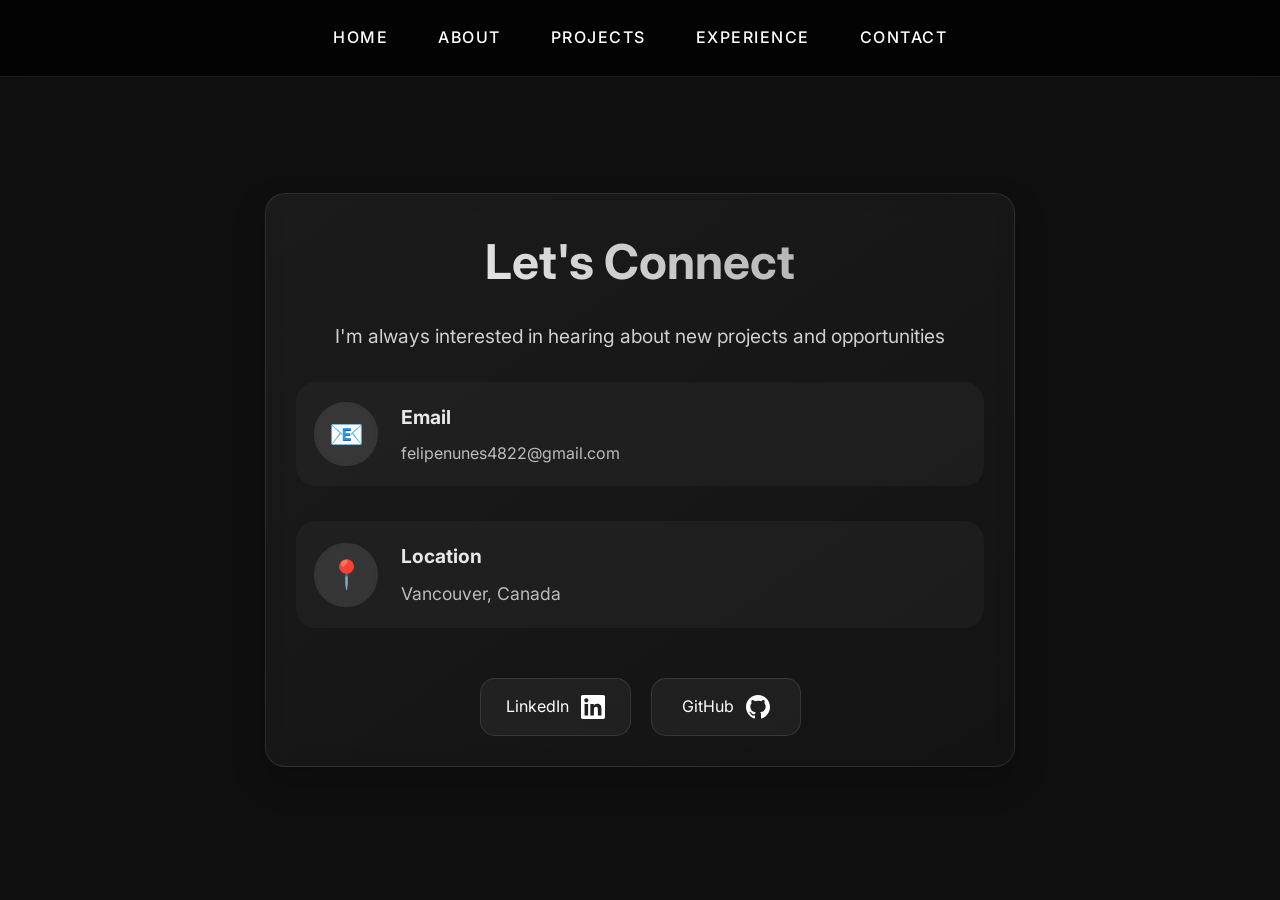
<file: contact.html>
<!DOCTYPE html>
<html lang="en">
<head>
    <meta charset="UTF-8">
    <meta name="viewport" content="width=device-width, initial-scale=1.0">
    <title>Contact Me</title>
    <link href="https://fonts.googleapis.com/css2?family=Inter:wght@400;500;600&display=swap" rel="stylesheet">
    <link rel="stylesheet" href="css/contact.css">
</head>
<body>
    <nav>
        <ul class="nav-links">
            <li><a href="index.html">Home</a></li>
            <li><a href="about.html">About</a></li>
            <li><a href="projects.html">Projects</a></li>
            <li><a href="experience.html">Experience</a></li>
            <li><a href="contact.html">Contact</a></li>
        </ul>
    </nav>

    <div class="container">
        <div class="contact-card">
            <h1>Let's Connect</h1>
            <p class="subtitle">I'm always interested in hearing about new projects and opportunities</p>
            
            <div class="contact-methods">
                <a href="mailto:felipenunes4822@gmail.com" class="method email-container">
                    <div class="icon">
                        <div class="icon-pulse"></div>
                        📧
                    </div>
                    <div class="details">
                        <h3>Email</h3>
                        <span class="email-text">felipenunes4822@gmail.com</span>
                    </div>
                </a>
                
                <div class="method">
                    <div class="icon">
                        <div class="icon-pulse"></div>
                        📍
                    </div>
                    <div class="details">
                        <h3>Location</h3>
                        <p>Vancouver, Canada</p>
                    </div>
                </div>
            </div>

            <div class="social-links">
                <a href="https://www.linkedin.com/in/felipemeinerznunes/" class="social-btn gradient-border" target="_blank" rel="noopener noreferrer">
                    <span>LinkedIn</span>
                    <svg xmlns="http://www.w3.org/2000/svg" viewBox="0 0 24 24" fill="currentColor">
                        <path d="M20.447 20.452h-3.554v-5.569c0-1.328-.027-3.037-1.852-3.037-1.853 0-2.136 1.445-2.136 2.939v5.667H9.351V9h3.414v1.561h.046c.477-.9 1.637-1.85 3.37-1.85 3.601 0 4.267 2.37 4.267 5.455v6.286zM5.337 7.433c-1.144 0-2.063-.926-2.063-2.065 0-1.138.92-2.063 2.063-2.063 1.14 0 2.064.925 2.064 2.063 0 1.139-.925 2.065-2.064 2.065zm1.782 13.019H3.555V9h3.564v11.452zM22.225 0H1.771C.792 0 0 .774 0 1.729v20.542C0 23.227.792 24 1.771 24h20.451C23.2 24 24 23.227 24 22.271V1.729C24 .774 23.2 0 22.222 0h.003z"/>
                    </svg>
                </a>
                <a href="https://github.com/felipflop" class="social-btn gradient-border" target="_blank" rel="noopener noreferrer">
                    <span>GitHub</span>
                    <svg xmlns="http://www.w3.org/2000/svg" viewBox="0 0 24 24" fill="currentColor">
                        <path d="M12 0C5.374 0 0 5.373 0 12c0 5.302 3.438 9.8 8.207 11.387.599.111.793-.261.793-.577v-2.234c-3.338.726-4.033-1.416-4.033-1.416-.546-1.387-1.333-1.756-1.333-1.756-1.089-.745.083-.729.083-.729 1.205.084 1.839 1.237 1.839 1.237 1.07 1.834 2.807 1.304 3.492.997.107-.775.418-1.305.762-1.604-2.665-.305-5.467-1.334-5.467-5.931 0-1.311.469-2.381 1.236-3.221-.124-.303-.535-1.524.117-3.176 0 0 1.008-.322 3.301 1.23A11.509 11.509 0 0112 5.803c1.02.005 2.047.138 3.006.404 2.291-1.552 3.297-1.23 3.297-1.23.653 1.653.242 2.874.118 3.176.77.84 1.235 1.911 1.235 3.221 0 4.609-2.807 5.624-5.479 5.921.43.372.823 1.102.823 2.222v3.293c0 .319.192.694.801.576C20.566 21.797 24 17.3 24 12c0-6.627-5.373-12-12-12z"/>
                    </svg>
                </a>
            </div>
        </div>
    </div>
</body>
</html>
</file>
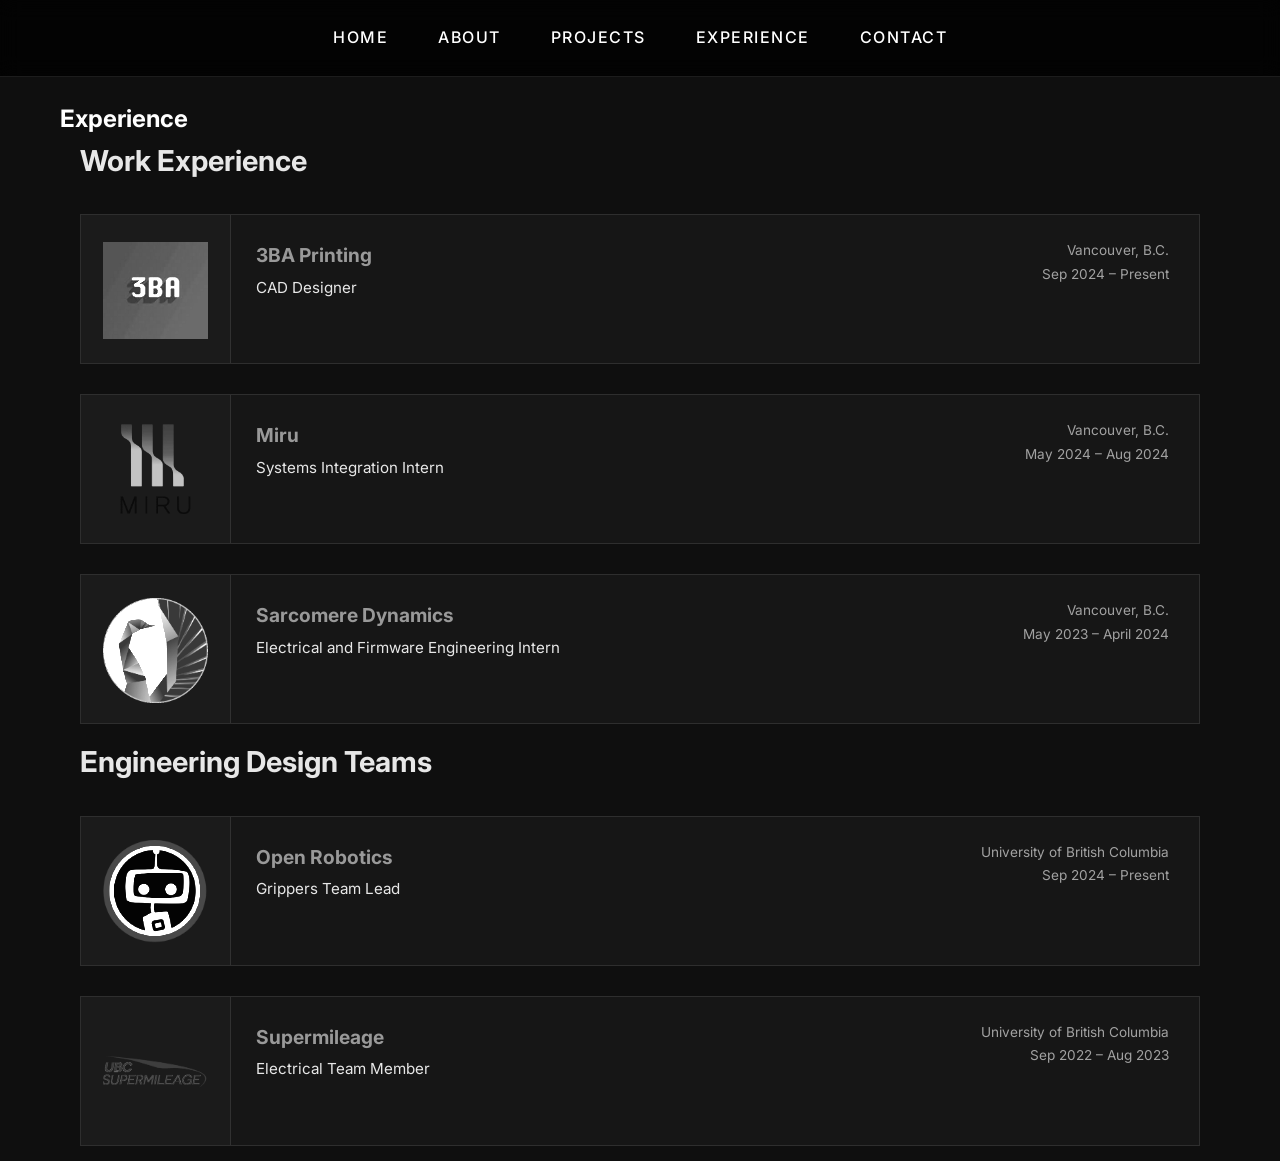
<file: experience.html>
<!DOCTYPE html>
<html lang="en">
<head>
    <meta charset="UTF-8">
    <meta name="viewport" content="width=device-width, initial-scale=1.0">
    <title>Experience</title>
    <style>
        html, body {
            margin: 0;
            padding: 0;
            background-color: #0f0f0f;
        }
    </style>
    <link href="https://fonts.googleapis.com/css2?family=Inter:wght@400;500;600&display=swap" rel="stylesheet">
    <link rel="stylesheet" href="css/experience.css">
</head>
<body>
    <nav>
        <ul class="nav-links">
            <li><a href="index.html">Home</a></li>
            <li><a href="about.html">About</a></li>
            <li><a href="projects.html">Projects</a></li>
            <li><a href="experience.html">Experience</a></li>
            <li><a href="contact.html">Contact</a></li>
        </ul>
    </nav>

    <div class="container">
        <!-- Title Section -->
        <section class="title-section">
            <h1>Experience</h1>
        </section>

        <!-- Work Experience -->
        <section class="experience-section">
            <h2>Work Experience</h2>
            
            <!-- UBC Card First -->
            <div class="experience-card" onclick="showModal(this)">
                <div class="card-background">
                    <div class="company-logo">
                        <img src="icons/3ba-logo.png" alt="UBC Logo">
                    </div>
                </div>
                <div class="exp-header">
                    <div class="company-info">
                        <h3>3BA Printing</h3>
                        <span class="role">CAD Designer</span>
                    </div>
                    <div class="exp-meta">
                        <span class="location">Vancouver, B.C.</span>
                        <span class="duration">Sep 2024 – Present</span>
                    </div>
                </div>
                <div class="exp-content">
                    <div class="exp-description">
                        <p>Worked on developing robotic systems for human-robot interaction research.</p>
                    </div>
                    <div class="related-links">
                        <h4>Related Links</h4>
                        <div class="link-buttons">
                            <a href="https://3baprinting.com/" target="_blank" class="link-btn website">
                                <span>Website</span>
                                <svg xmlns="http://www.w3.org/2000/svg" width="16" height="16" viewBox="0 0 24 24" fill="none" stroke="currentColor" stroke-width="2">
                                    <path d="M18 13v6a2 2 0 0 1-2 2H5a2 2 0 0 1-2-2V8a2 2 0 0 1 2-2h6"></path>
                                    <polyline points="15 3 21 3 21 9"></polyline>
                                    <line x1="10" y1="14" x2="21" y2="3"></line>
                                </svg>
                            </a>
                        </div>
                    </div>

                    <div class="key-technologies">
                        <h4>Key Technologies:</h4>
                        <ul class="tech-list">
                            <li>ROS2</li>
                            <li>Python</li>
                            <li>Linux</li>
                            <li>Git</li>
                        </ul>
                    </div>
                    <ul class="achievements">
                        <li>Developed ROS2 nodes for robot control and sensor integration</li>
                        <li>Implemented computer vision algorithms for object detection</li>
                        <li>Created Python scripts for data collection and analysis</li>
                    </ul>
                </div>
            </div>

            <div class="experience-card" onclick="showModal(this)">
                <div class="card-background">
                    <div class="company-logo">
                        <img src="icons/miru-logo.png" alt="Miru Logo">
                    </div>
                </div>
                <div class="exp-header">
                    <div class="company-info">
                        <h3>Miru</h3>
                        <span class="role">Systems Integration Intern</span>
                    </div>
                    <div class="exp-meta">
                        <span class="location">Vancouver, B.C.</span>
                        <span class="duration">May 2024 – Aug 2024</span>
                    </div>
                </div>
                <div class="exp-content">
                    <div class="exp-description">
                        <p>Working on systems integration and automation.</p>
                    </div>
                    <div class="related-links">
                        <h4>Related Links</h4>
                        <div class="link-buttons">
                            <a href="https://miru.so" target="_blank" class="link-btn website">
                                <span>Website</span>
                                <svg xmlns="http://www.w3.org/2000/svg" width="16" height="16" viewBox="0 0 24 24" fill="none" stroke="currentColor" stroke-width="2">
                                    <path d="M18 13v6a2 2 0 0 1-2 2H5a2 2 0 0 1-2-2V8a2 2 0 0 1 2-2h6"></path>
                                    <polyline points="15 3 21 3 21 9"></polyline>
                                    <line x1="10" y1="14" x2="21" y2="3"></line>
                                </svg>
                            </a>
                        </div>
                    </div>
                    <div class="key-technologies">
                        <h4>Key Technologies:</h4>
                        <ul class="tech-list">
                            <li>PCB Design</li>
                            <li>Zephyr RTOS</li>
                            <li>C/MicroPython</li>
                            <li>CMake</li>
                        </ul>
                    </div>
                    <ul class="achievements">
                        <li>Reduced mixed-signal PCB size by over 200% in a multi-layer design using a BGA System on Module</li>
                        <li>Wrote C modules in Zephyr to drive electrochromic windows and enhance cycling abilities</li>
                        <li>Compiled a custom Firmware Over the Air module into MicroPython with CMake and linker scripts</li>
                    </ul>
                </div>
            </div>

            <div class="experience-card" onclick="showModal(this)">
                <div class="card-background">
                    <div class="company-logo">
                        <img src="icons/sarcomere-dynamics-logo.png" alt="Sarcomere Dynamics Logo">
                    </div>
                </div>
                <div class="exp-header">
                    <div class="company-info">
                        <h3>Sarcomere Dynamics</h3>
                        <span class="role">Electrical and Firmware Engineering Intern</span>
                    </div>
                    <div class="exp-meta">
                        <span class="location">Vancouver, B.C.</span>
                        <span class="duration">May 2023 – April 2024</span>
                    </div>
                </div>
                <div class="exp-content">
                    <div class="exp-description">
                        <p>Working on electric vehicle systems.</p>
                    </div>
                    <div class="related-links">
                        <h4>Related Links</h4>
                        <div class="link-buttons">
                            <a href="https://sarcomeredynamics.com/home" target="_blank" class="link-btn website">
                                <span>Website</span>
                                <svg xmlns="http://www.w3.org/2000/svg" width="16" height="16" viewBox="0 0 24 24" fill="none" stroke="currentColor" stroke-width="2">
                                    <path d="M18 13v6a2 2 0 0 1-2 2H5a2 2 0 0 1-2-2V8a2 2 0 0 1 2-2h6"></path>
                                    <polyline points="15 3 21 3 21 9"></polyline>
                                    <line x1="10" y1="14" x2="21" y2="3"></line>
                                </svg>
                            </a>
                        </div>
                    </div>
                    <div class="key-technologies">
                        <h4>Key Technologies:</h4>
                        <ul class="tech-list">
                            <li>Embedded C</li>
                            <li>Object-Oriented Programming</li>
                            <li>Reflow Soldering</li>
                            <li>Hardware Debugging</li>
                        </ul>
                    </div>
                    <ul class="achievements">
                        <li>Aided in the creation of embedded C code to control custom actuators for a cutting-edge robotic hand</li>
                        <li>Modified three distinct PCBs, focusing on USB-C circuitry, UART/I2C/SPI protocols and power design</li>
                        <li>Programmed multiple C++ classes through Object-Oriented Programming techniques</li>
                        <li>Enhanced a custom Python API with innovative features, facilitating operation of the hand through Wi-Fi</li>
                        <li>Honed skills in reflow soldering and hardware debugging</li>
                    </ul>
                </div>
            </div>
        </section>

        <!-- Engineering Teams -->
        <section class="teams-section">
            <h2>Engineering Design Teams</h2>
            
            <div class="experience-card" onclick="showModal(this)">
                <div class="card-background">
                    <div class="company-logo">
                        <img src="icons/open-robotics-logo.png" alt="Open Robotics Logo">
                    </div>
                </div>
                <div class="exp-header">
                    <div class="company-info">
                        <h3>Open Robotics</h3>
                        <span class="role">Grippers Team Lead</span>
                    </div>
                    <div class="exp-meta">
                        <span class="location">University of British Columbia</span>
                        <span class="duration">Sep 2024 – Present</span>
                    </div>
                </div>
                <div class="exp-content">
                    <div class="exp-description">
                        <p>Working on autonomous robotics systems.</p>
                    </div>
                    <div class="related-links">
                        <h4>Related Links</h4>
                        <div class="link-buttons">
                            <a href="https://openrobotics.ca/" target="_blank" class="link-btn website">
                                <span>Website</span>
                                <svg xmlns="http://www.w3.org/2000/svg" width="16" height="16" viewBox="0 0 24 24" fill="none" stroke="currentColor" stroke-width="2">
                                    <path d="M18 13v6a2 2 0 0 1-2 2H5a2 2 0 0 1-2-2V8a2 2 0 0 1 2-2h6"></path>
                                    <polyline points="15 3 21 3 21 9"></polyline>
                                    <line x1="10" y1="14" x2="21" y2="3"></line>
                                </svg>
                            </a>
                        </div>
                    </div>
                    <div class="key-technologies">
                        <h4>Key Technologies:</h4>
                        <ul class="tech-list">
                            <li>Robotics</li>
                            <li>Parallel Grippers</li>
                            <li>RoboCup@Home</li>
                        </ul>
                    </div>
                    <ul class="achievements">
                        <li>Spearheaded development of a parallel gripper for the RoboCup@Home competition</li>
                    </ul>
                </div>
            </div>

            <div class="experience-card" onclick="showModal(this)">
                <div class="card-background">
                    <div class="company-logo">
                        <img src="icons/supermileage-logo.png" alt="Supermileage Logo">
                    </div>
                </div>
                <div class="exp-header">
                    <div class="company-info">
                        <h3>Supermileage</h3>
                        <span class="role">Electrical Team Member</span>
                    </div>
                    <div class="exp-meta">
                        <span class="location">University of British Columbia</span>
                        <span class="duration">Sep 2022 – Aug 2023</span>
                    </div>
                </div>
                <div class="exp-content">
                    <div class="exp-description">
                        <p>Working on electric vehicle systems.</p>
                    </div>
                    <div class="related-links">
                        <h4>Related Links</h4>
                        <div class="link-buttons">
                            <a href="https://www.supermileage.ca" target="_blank" class="link-btn website">
                                <span>Website</span>
                                <svg xmlns="http://www.w3.org/2000/svg" width="16" height="16" viewBox="0 0 24 24" fill="none" stroke="currentColor" stroke-width="2">
                                    <path d="M18 13v6a2 2 0 0 1-2 2H5a2 2 0 0 1-2-2V8a2 2 0 0 1 2-2h6"></path>
                                    <polyline points="15 3 21 3 21 9"></polyline>
                                    <line x1="10" y1="14" x2="21" y2="3"></line>
                                </svg>
                            </a>
                        </div>
                    </div>
                    <div class="key-technologies">
                        <h4>Key Technologies:</h4>
                        <ul class="tech-list">
                            <li>PCB Design</li>
                            <li>Safety Features</li>
                            <li>Fault Detection</li>
                        </ul>
                    </div>
                    <ul class="achievements">
                        <li>Redesigned, ordered, and soldered a safety PCB to detect system faults</li>
                        <li>Curated code to properly identify sources of faults</li>
                    </ul>
                </div>
            </div>
        </section>
    </div>

    <!-- Modal -->
    <div class="modal-overlay" onclick="closeModal()">
        <div class="modal-content" onclick="event.stopPropagation()">
            <button class="close-button" onclick="closeModal()">×</button>
            <div class="modal-body"></div>
        </div>
    </div>

    <script src="js/experience.js"></script>
</body>
</html>
</file>
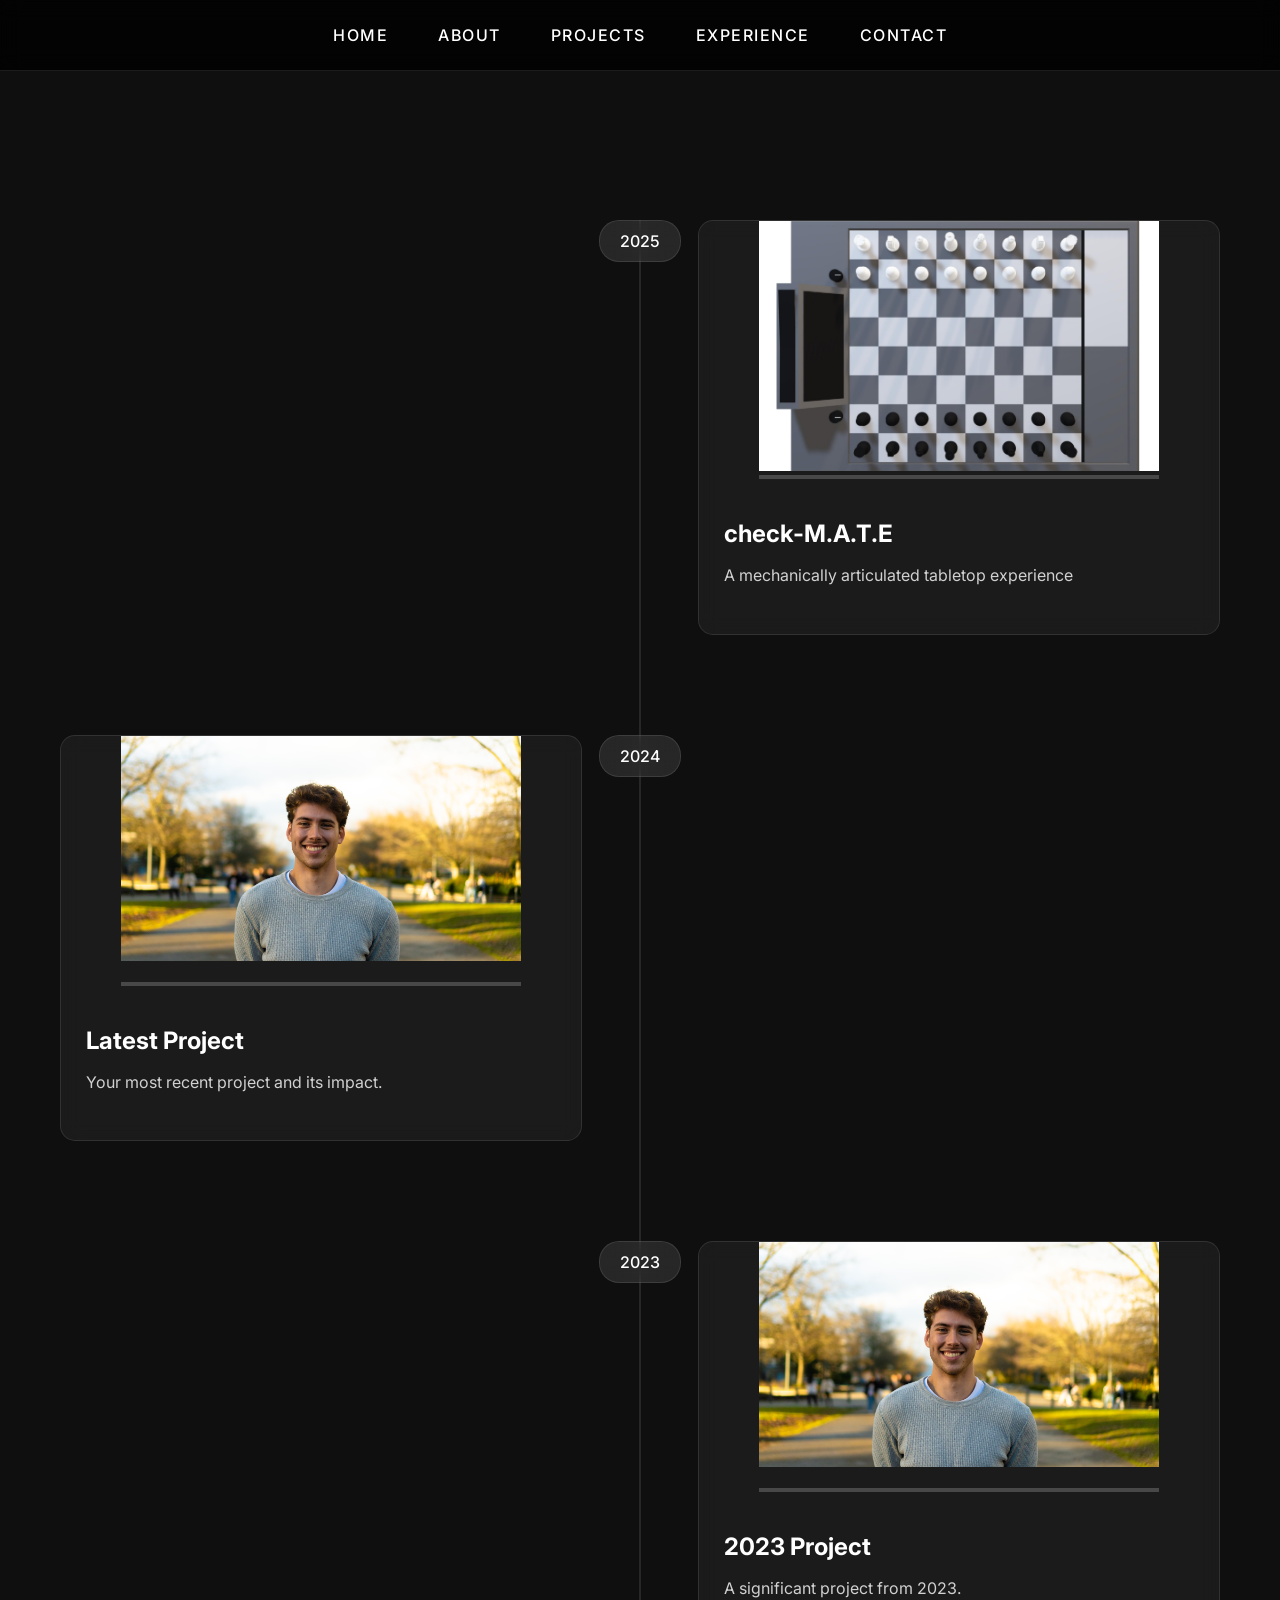
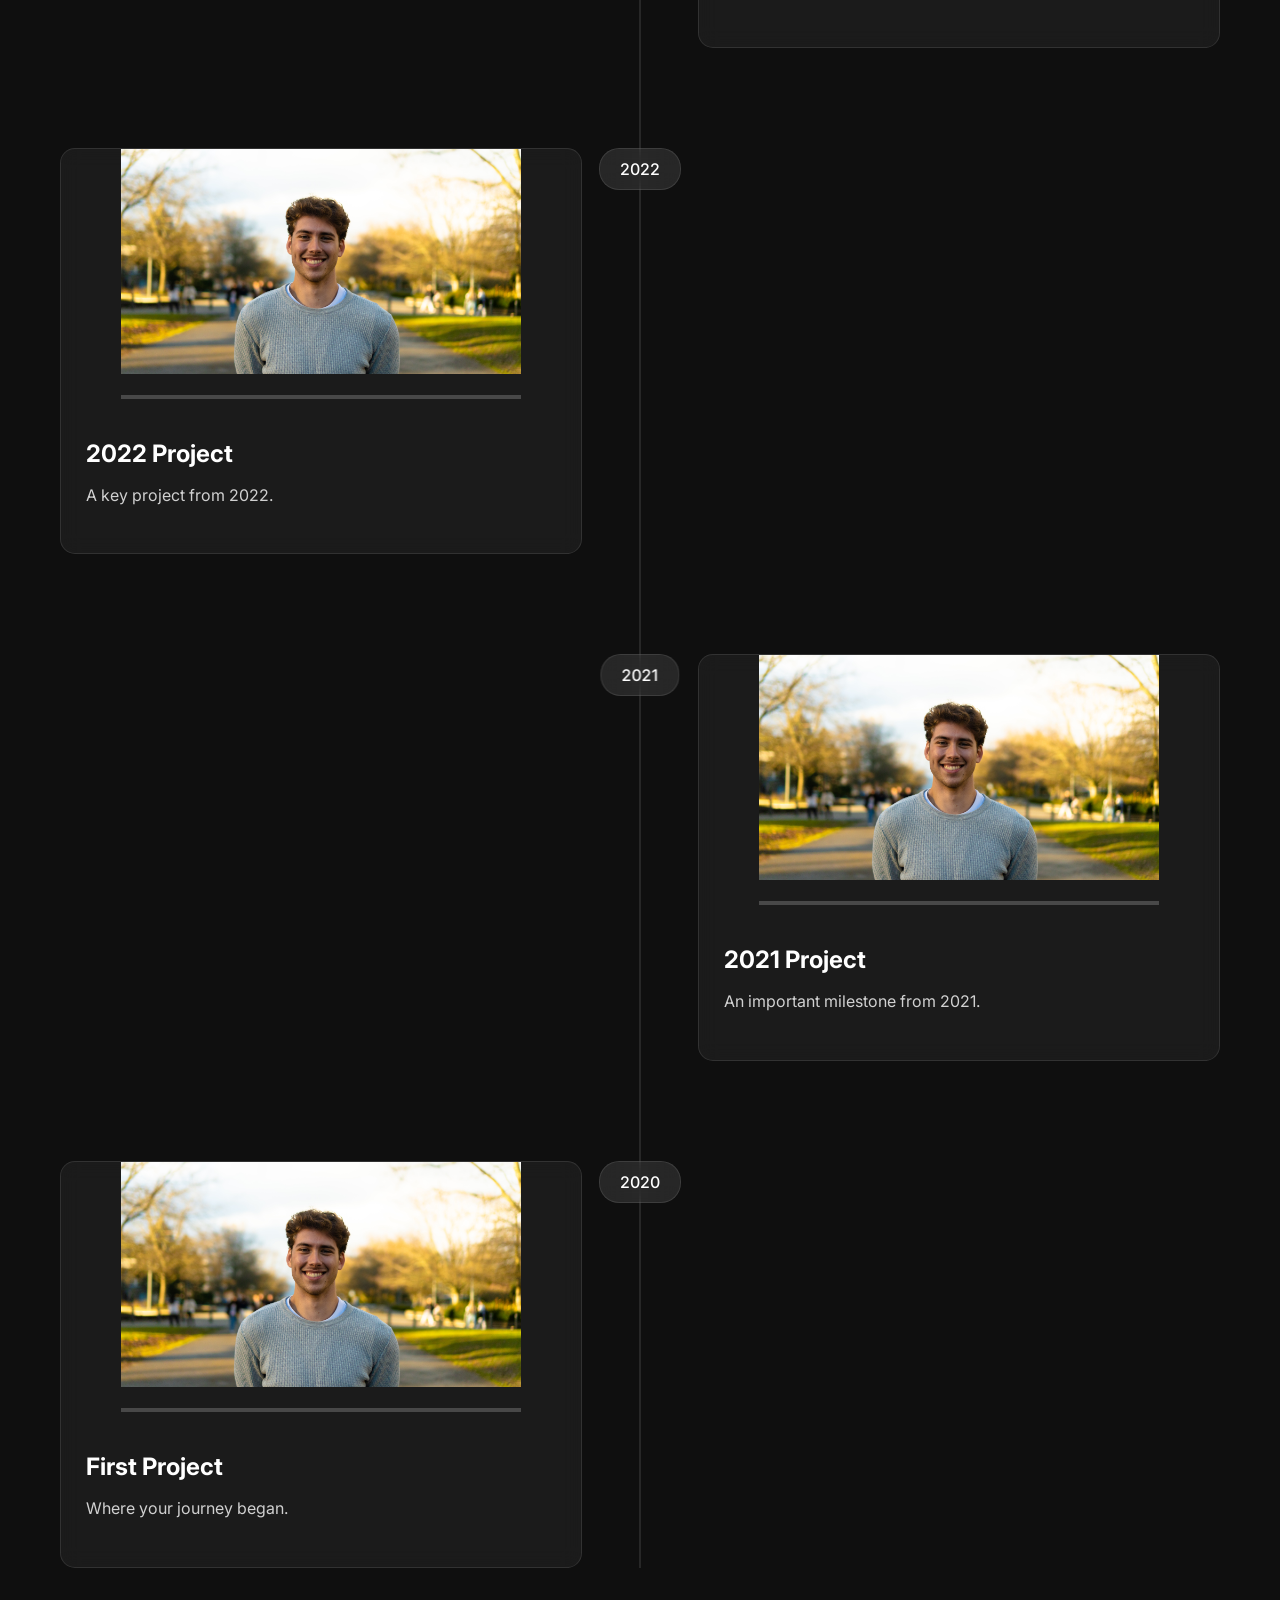
<file: projects-timeline.html>
<!DOCTYPE html>
<html lang="en">
<head>
    <meta charset="UTF-8">
    <meta name="viewport" content="width=device-width, initial-scale=1.0">
    <title>Projects - Timeline</title>
    <link href="https://fonts.googleapis.com/css2?family=Inter:wght@400;500;600&display=swap" rel="stylesheet">
    <link rel="stylesheet" href="projects-timeline.css">
    <style>
        /* New Creative Image Container */
        .project-image-container {
            position: relative;
            overflow: hidden;
            border-bottom: 4px solid rgba(255, 255, 255, 0.2);
            transition: border-color 0.3s ease;
            margin-bottom: 15px;
            max-width: 400px; /* Constrains the container to a max width */
            margin-left: auto;
            margin-right: auto;
        }

        .project-image-container img {
            width: 100%;
            height: auto; /* Maintains aspect ratio */
            max-height: 250px; /* Optional: if you want to constrain the height as well */
            object-fit: cover;
            transition: transform 0.5s ease;
        }

        .project-image-container:hover img {
            transform: scale(1.1);
        }

        .project-image-container:hover {
            border-color: rgba(255, 255, 255, 0.5);
        }
    </style>
</head>
<body>
    <nav>
        <ul class="nav-links">
            <li><a href="index.html">Home</a></li>
            <li><a href="about.html">About</a></li>
            <li><a href="projects.html">Projects</a></li>
            <li><a href="experience.html">Experience</a></li>
            <li><a href="contact.html">Contact</a></li>
        </ul>
    </nav>

    <div class="timeline">
        <div class="timeline-item">
            <div class="date">2025</div>
            <div class="content">
                <div class="project-image-container">
                    <img src="images/checkmate.png" alt="Latest Project">
                </div>
                <div class="project-info">
                    <h3>check-M.A.T.E</h3>
                    <p>A mechanically articulated tabletop experience</p>
                </div>
            </div>
        </div>

        <div class="timeline-item">
            <div class="date">2024</div>
            <div class="content">
                <div class="project-image-container">
                    <img src="images/headshot.jpg" alt="Latest Project">
                </div>
                <div class="project-info">
                    <h3>Latest Project</h3>
                    <p>Your most recent project and its impact.</p>
                </div>
            </div>
        </div>

        <div class="timeline-item">
            <div class="date">2023</div>
            <div class="content">
                <div class="project-image-container">
                    <img src="images/headshot.jpg" alt="2023 Project">
                </div>
                <div class="project-info">
                    <h3>2023 Project</h3>
                    <p>A significant project from 2023.</p>
                </div>
            </div>
        </div>

        <div class="timeline-item">
            <div class="date">2022</div>
            <div class="content">
                <div class="project-image-container">
                    <img src="images/headshot.jpg" alt="2022 Project">
                </div>
                <div class="project-info">
                    <h3>2022 Project</h3>
                    <p>A key project from 2022.</p>
                </div>
            </div>
        </div>

        <div class="timeline-item">
            <div class="date">2021</div>
            <div class="content">
                <div class="project-image-container">
                    <img src="images/headshot.jpg" alt="2021 Project">
                </div>
                <div class="project-info">
                    <h3>2021 Project</h3>
                    <p>An important milestone from 2021.</p>
                </div>
            </div>
        </div>

        <div class="timeline-item">
            <div class="date">2020</div>
            <div class="content">
                <div class="project-image-container">
                    <img src="images/headshot.jpg" alt="First Project">
                </div>
                <div class="project-info">
                    <h3>First Project</h3>
                    <p>Where your journey began.</p>
                </div>
            </div>
        </div>
    </div>

    <!-- Modal for expanded blog post -->
    <div id="modal" class="modal">
        <div class="modal-content">
            <!-- The close button and dynamic content will be inserted via JS -->
        </div>
    </div>

    <script>
    // JavaScript to handle modal opening/closing for each timeline item
    document.addEventListener('DOMContentLoaded', function() {
        const timelineItems = document.querySelectorAll('.timeline-item .content');
        const modal = document.getElementById('modal');
        const modalContent = document.querySelector('.modal-content');

        timelineItems.forEach((item) => {
            item.addEventListener('click', function() {
                // Grab title, description, and optionally other info.
                const title = this.querySelector('.project-info h3').innerText;
                const description = this.querySelector('.project-info p').innerText;
                // You can extend this to load more detailed blog content.
                const expandedContent = `
                    <span id="close-modal" class="close">&times;</span>
                    <h2>${title}</h2>
                    <p>${description}</p>
                    <p>Lorem ipsum dolor sit amet, consectetur adipiscing elit. Pellentesque nec purus vel leo pretium ultrices. Cras non purus vitae felis consequat fermentum. Vestibulum ante ipsum primis in faucibus orci luctus et ultrices posuere cubilia curae; Aenean blandit dolor a metus efficitur bibendum. Sed euismod, augue at hendrerit imperdiet, nisi urna faucibus sapien, non hendrerit mauris ante non ligula.</p>
                    <p>Praesent vitae orci sit amet ante pharetra pharetra. Duis hendrerit, tortor a posuere viverra, dui erat vulputate nulla, non porta nisl magna a purus. Integer nec urna suscipit, pretium massa nec, varius nisi.</p>
                `;
                modalContent.innerHTML = expandedContent;
                modal.style.display = 'block';

                document.getElementById('close-modal').addEventListener('click', function () {
                    modal.style.display = 'none';
                });
            });
        });

        // Click outside modal content to close.
        window.addEventListener('click', function(e) {
            if(e.target == modal) {
                modal.style.display = 'none';
            }
        });
    });
    </script>
</body>
</html>
</file>
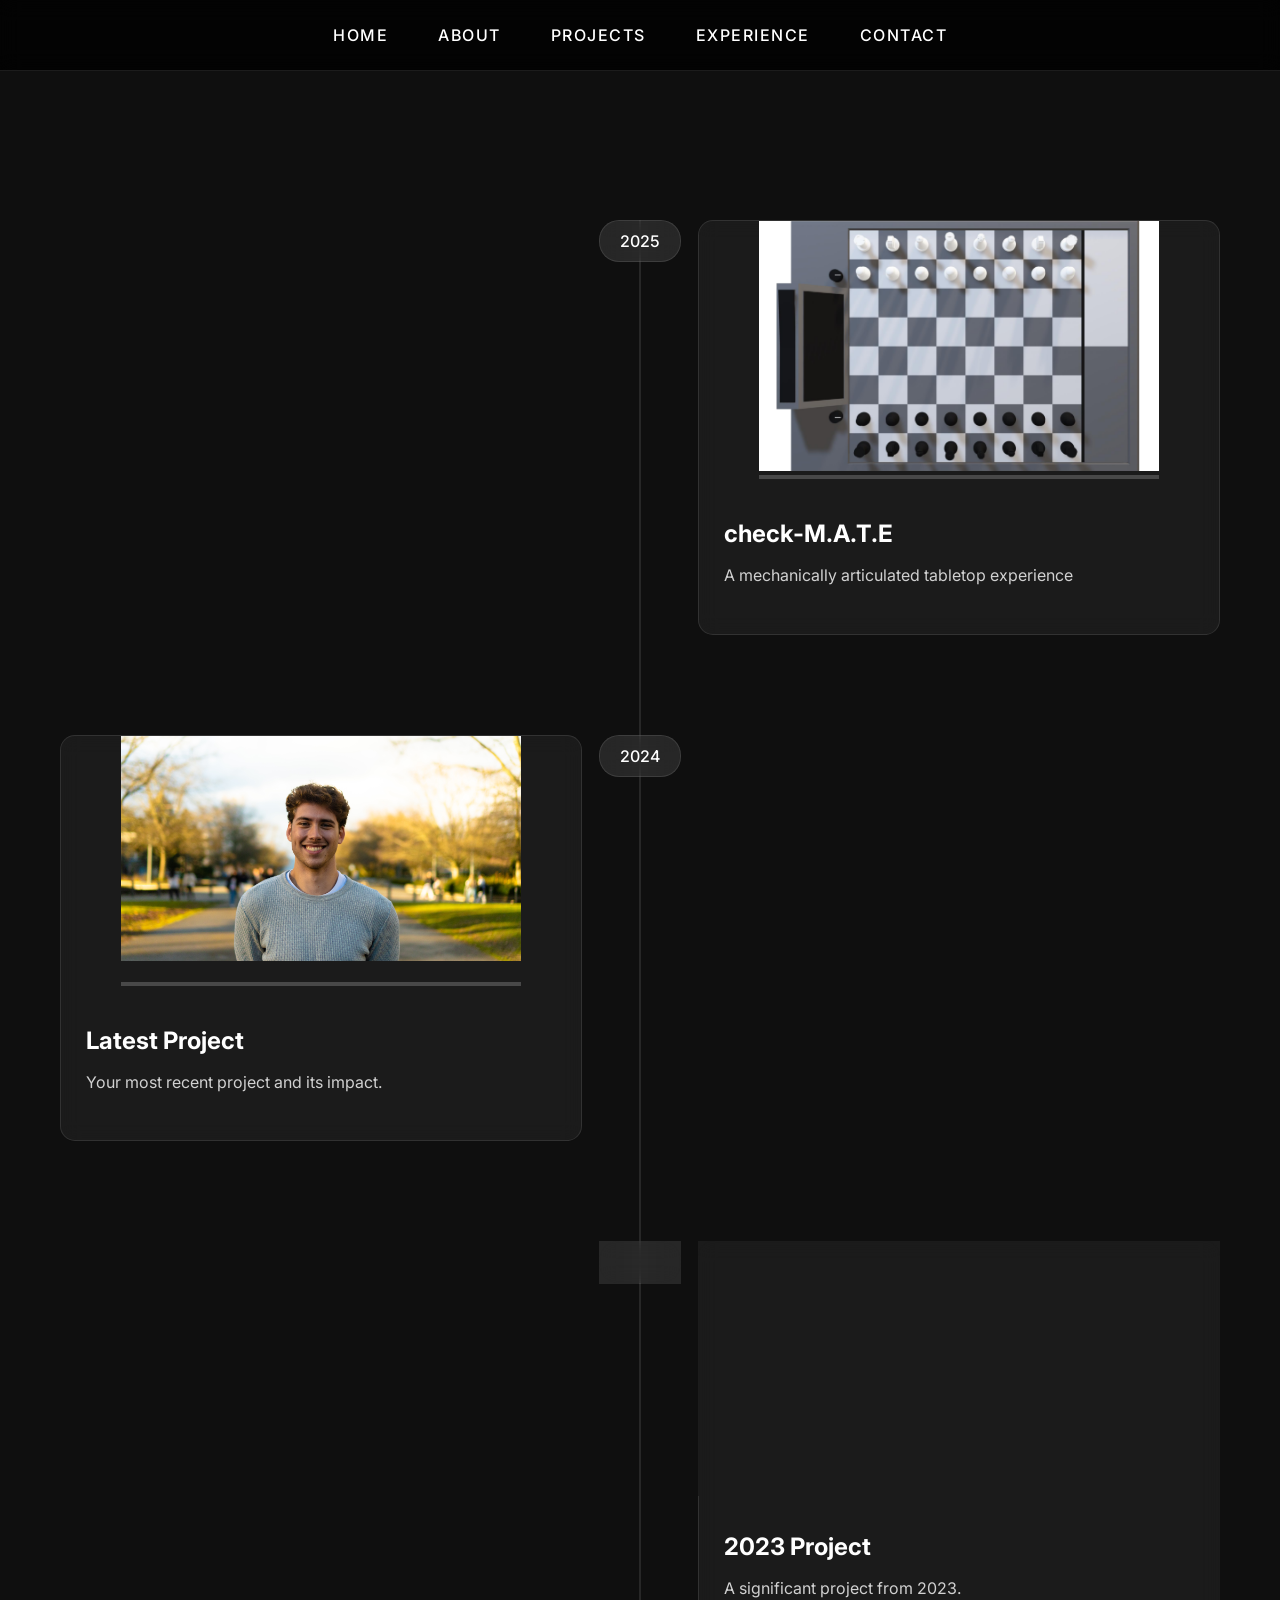
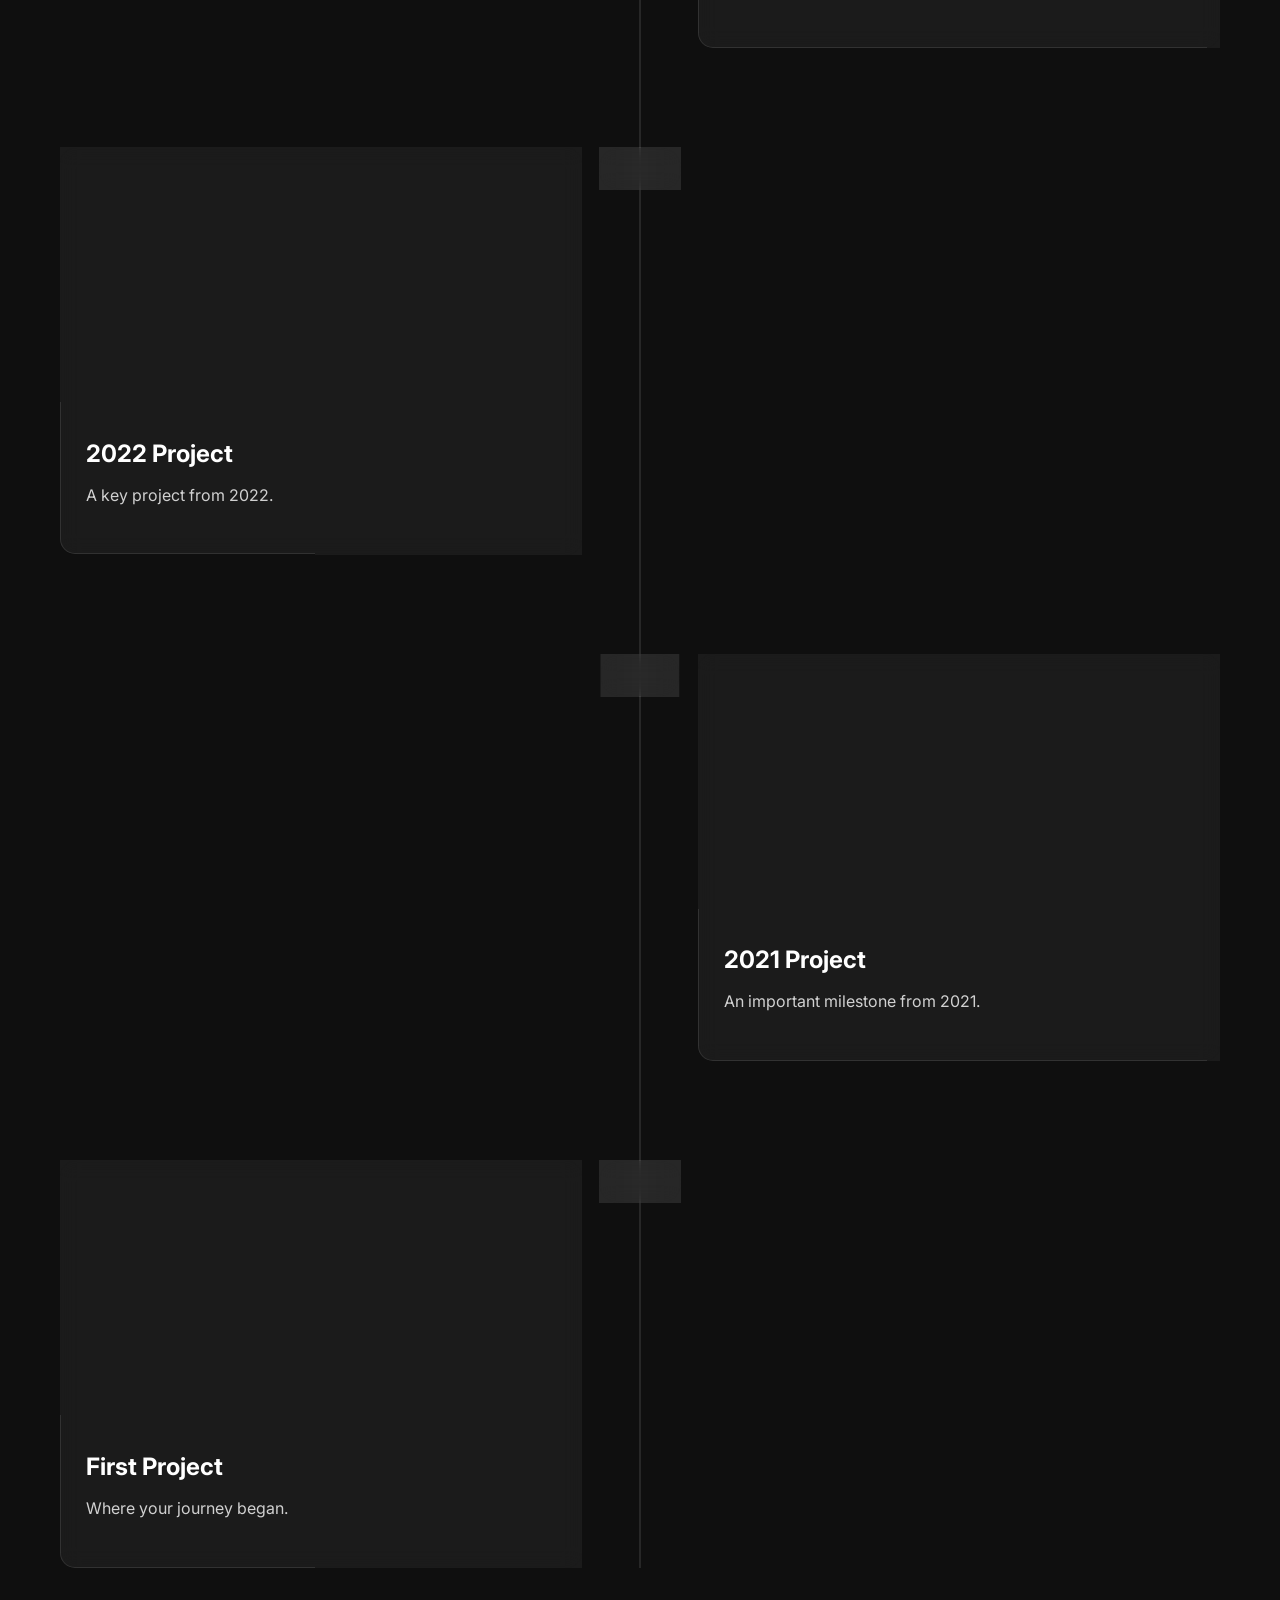
<file: projects.html>
<!DOCTYPE html>
<html lang="en">
<head>
    <meta charset="UTF-8">
    <meta name="viewport" content="width=device-width, initial-scale=1.0">
    <title>Projects</title>
    <style>
        html, body {
            margin: 0;
            padding: 0;
            background-color: #0f0f0f;
        }
    </style>
    <link href="https://fonts.googleapis.com/css2?family=Inter:wght@400;500;600&display=swap" rel="stylesheet">
    <link rel="stylesheet" href="css/projects.css">
    <script>
        // Automatically redirect to timeline view
        window.location.href = 'projects-timeline.html';
    </script>
</head>
<body>
    <!-- This page will redirect immediately -->
</body>
</html>
</file>
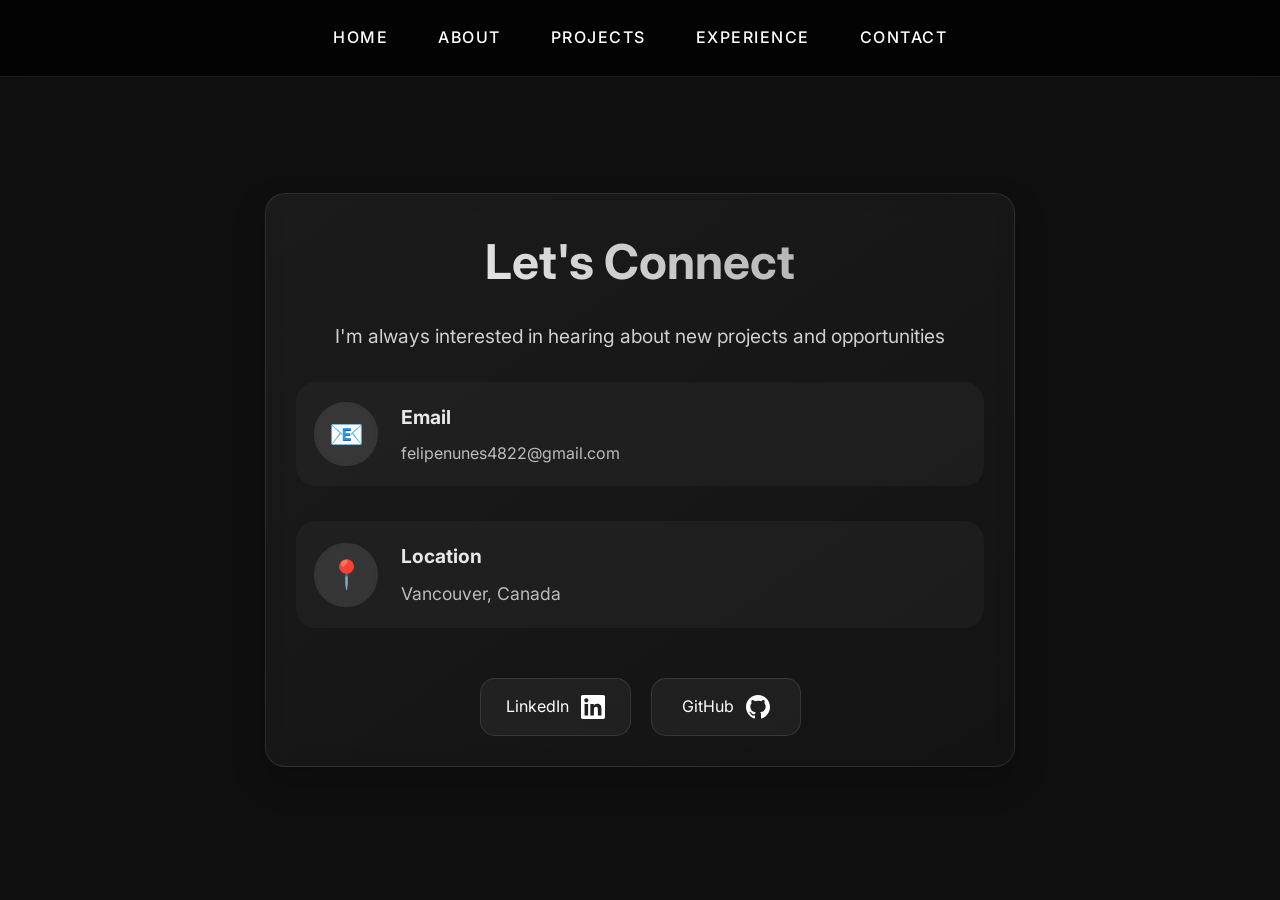
<file: html/contact.html>
<!DOCTYPE html>
<html lang="en">
<head>
    <meta charset="UTF-8">
    <meta name="viewport" content="width=device-width, initial-scale=1.0">
    <title>Contact Me</title>
    <link href="https://fonts.googleapis.com/css2?family=Inter:wght@400;500;600&display=swap" rel="stylesheet">
    <link rel="stylesheet" href="../css/contact.css">
</head>
<body>
    <nav>
        <button class="hamburger">
            <span></span>
            <span></span>
            <span></span>
        </button>
        <ul class="nav-links">
            <li><a href="../index.html">Home</a></li>
            <li><a href="about.html">About</a></li>
            <li><a href="projects.html">Projects</a></li>
            <li><a href="experience.html">Experience</a></li>
            <li><a href="contact.html">Contact</a></li>
        </ul>
    </nav>

    <div class="container">
        <div class="contact-card">
            <h1>Let's Connect</h1>
            <p class="subtitle">I'm always interested in hearing about new projects and opportunities</p>
            
            <div class="contact-methods">
                <a href="mailto:felipenunes4822@gmail.com" class="method email-container">
                    <div class="icon">
                        <div class="icon-pulse"></div>
                        📧
                    </div>
                    <div class="details">
                        <h3>Email</h3>
                        <span class="email-text">felipenunes4822@gmail.com</span>
                    </div>
                </a>
                
                <div class="method">
                    <div class="icon">
                        <div class="icon-pulse"></div>
                        📍
                    </div>
                    <div class="details">
                        <h3>Location</h3>
                        <p>Vancouver, Canada</p>
                    </div>
                </div>
            </div>

            <div class="social-links">
                <a href="https://www.linkedin.com/in/felipemeinerznunes/" class="social-btn gradient-border" target="_blank" rel="noopener noreferrer">
                    <span>LinkedIn</span>
                    <svg xmlns="http://www.w3.org/2000/svg" viewBox="0 0 24 24" fill="currentColor">
                        <path d="M20.447 20.452h-3.554v-5.569c0-1.328-.027-3.037-1.852-3.037-1.853 0-2.136 1.445-2.136 2.939v5.667H9.351V9h3.414v1.561h.046c.477-.9 1.637-1.85 3.37-1.85 3.601 0 4.267 2.37 4.267 5.455v6.286zM5.337 7.433c-1.144 0-2.063-.926-2.063-2.065 0-1.138.92-2.063 2.063-2.063 1.14 0 2.064.925 2.064 2.063 0 1.139-.925 2.065-2.064 2.065zm1.782 13.019H3.555V9h3.564v11.452zM22.225 0H1.771C.792 0 0 .774 0 1.729v20.542C0 23.227.792 24 1.771 24h20.451C23.2 24 24 23.227 24 22.271V1.729C24 .774 23.2 0 22.222 0h.003z"/>
                    </svg>
                </a>
                <a href="https://github.com/felipflop" class="social-btn gradient-border" target="_blank" rel="noopener noreferrer">
                    <span>GitHub</span>
                    <svg xmlns="http://www.w3.org/2000/svg" viewBox="0 0 24 24" fill="currentColor">
                        <path d="M12 0C5.374 0 0 5.373 0 12c0 5.302 3.438 9.8 8.207 11.387.599.111.793-.261.793-.577v-2.234c-3.338.726-4.033-1.416-4.033-1.416-.546-1.387-1.333-1.756-1.333-1.756-1.089-.745.083-.729.083-.729 1.205.084 1.839 1.237 1.839 1.237 1.07 1.834 2.807 1.304 3.492.997.107-.775.418-1.305.762-1.604-2.665-.305-5.467-1.334-5.467-5.931 0-1.311.469-2.381 1.236-3.221-.124-.303-.535-1.524.117-3.176 0 0 1.008-.322 3.301 1.23A11.509 11.509 0 0112 5.803c1.02.005 2.047.138 3.006.404 2.291-1.552 3.297-1.23 3.297-1.23.653 1.653.242 2.874.118 3.176.77.84 1.235 1.911 1.235 3.221 0 4.609-2.807 5.624-5.479 5.921.43.372.823 1.102.823 2.222v3.293c0 .319.192.694.801.576C20.566 21.797 24 17.3 24 12c0-6.627-5.373-12-12-12z"/>
                    </svg>
                </a>
            </div>
        </div>
    </div>
    <script src="../js/navigation.js"></script>
</body>
</html>
</file>
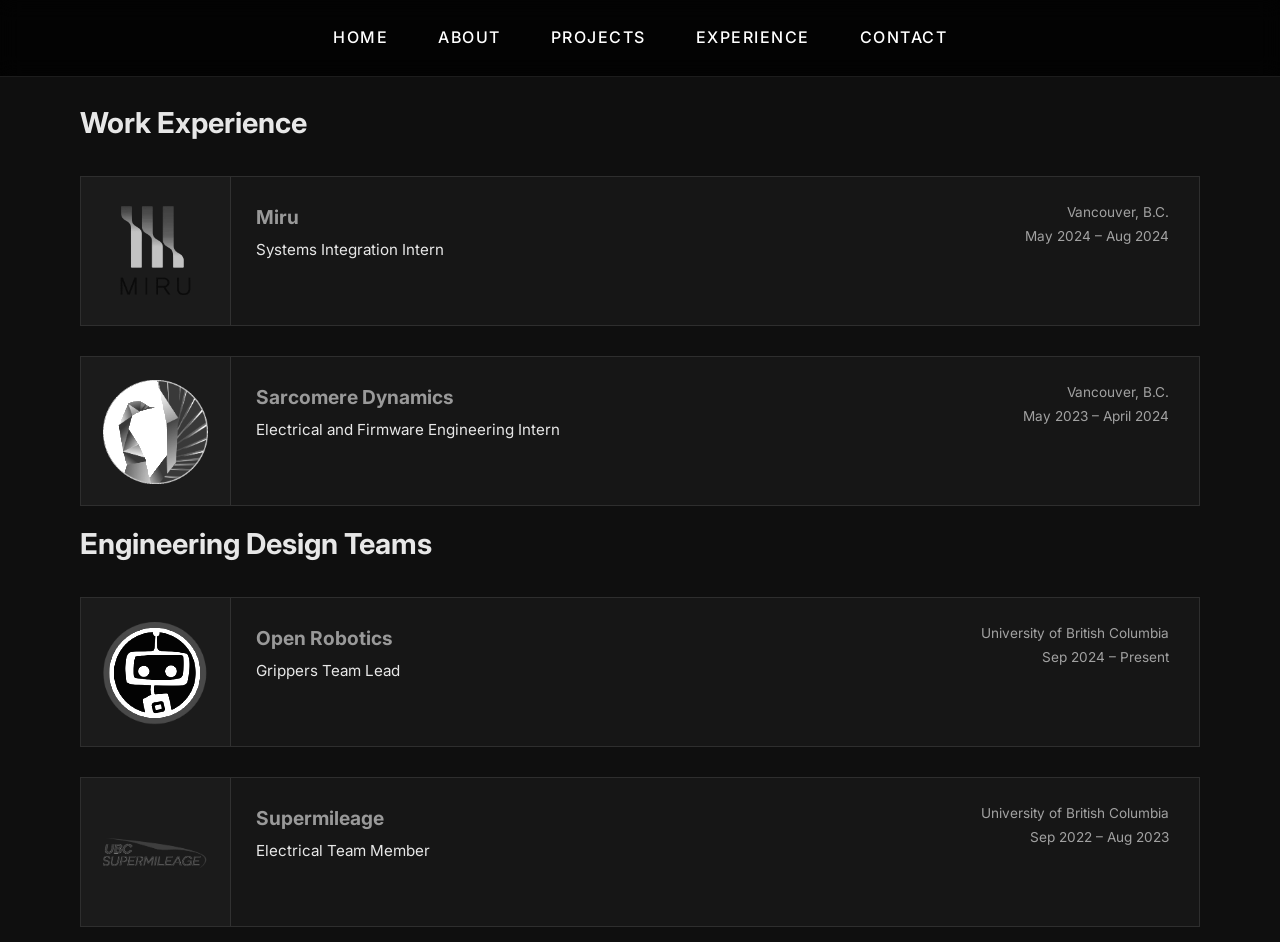
<file: html/experience.html>
<!DOCTYPE html>
<html lang="en">
<head>
    <meta charset="UTF-8">
    <meta name="viewport" content="width=device-width, initial-scale=1.0">
    <title>Experience</title>
    <style>
        html, body {
            margin: 0;
            padding: 0;
            background-color: #0f0f0f;
        }
    </style>
    <link href="https://fonts.googleapis.com/css2?family=Inter:wght@400;500;600&display=swap" rel="stylesheet">
    <link rel="stylesheet" href="../css/experience.css">
</head>
<body>
    <nav>
        <button class="hamburger">
            <span></span>
            <span></span>
            <span></span>
        </button>
        <ul class="nav-links">
            <li><a href="../index.html">Home</a></li>
            <li><a href="about.html">About</a></li>
            <li><a href="projects.html">Projects</a></li>
            <li><a href="experience.html">Experience</a></li>
            <li><a href="contact.html">Contact</a></li>
        </ul>
    </nav>

    <div class="container">
        <!-- Work Experience -->
        <section class="experience-section">
            <h2>Work Experience</h2>
            
            <!-- UBC Card First -->
            <!-- <div class="experience-card" onclick="showModal(this)">
                <div class="card-background">
                    <div class="company-logo">
                        <img src="../icons/3ba-logo.png" alt="UBC Logo">
                    </div>
                </div>
                <div class="exp-header">
                    <div class="company-info">
                        <h3>3BA Printing</h3>
                        <span class="role">CAD Designer</span>
                    </div>
                    <div class="exp-meta">
                        <span class="location">Vancouver, B.C.</span>
                        <span class="duration">Sep 2024 – Present</span>
                    </div>
                </div>
                <div class="exp-content">
                    <div class="exp-description">
                        <p>Worked on developing robotic systems for human-robot interaction research.</p>
                    </div>
                    <div class="related-links">
                        <div class="link-buttons">
                            <a href="https://3baprinting.com/" target="_blank" class="link-btn website">
                                <span>Website</span>
                                <svg xmlns="http://www.w3.org/2000/svg" width="16" height="16" viewBox="0 0 24 24" fill="none" stroke="currentColor" stroke-width="2">
                                    <path d="M18 13v6a2 2 0 0 1-2 2H5a2 2 0 0 1-2-2V8a2 2 0 0 1 2-2h6"></path>
                                    <polyline points="15 3 21 3 21 9"></polyline>
                                    <line x1="10" y1="14" x2="21" y2="3"></line>
                                </svg>
                            </a>
                        </div>
                    </div>

                    <div class="key-technologies">
                        <h4>Key Technologies:</h4>
                        <ul class="tech-list">
                            <li>ROS2</li>
                            <li>Python</li>
                            <li>Linux</li>
                            <li>Git</li>
                        </ul>
                    </div>
                    <ul class="achievements">
                        <li>Developed ROS2 nodes for robot control and sensor integration</li>
                        <li>Implemented computer vision algorithms for object detection</li>
                        <li>Created Python scripts for data collection and analysis</li>
                    </ul>
                </div>
            </div> -->

            <div class="experience-card" onclick="showModal(this)">
                <div class="card-background">
                    <div class="company-logo">
                        <img src="../icons/miru-logo.png" alt="Miru Logo">
                    </div>
                </div>
                <div class="exp-header">
                    <div class="company-info">
                        <h3>Miru</h3>
                        <span class="role">Systems Integration Intern</span>
                    </div>
                    <div class="exp-meta">
                        <span class="location">Vancouver, B.C.</span>
                        <span class="duration">May 2024 – Aug 2024</span>
                    </div>
                </div>
                <div class="exp-content">
                    <div class="exp-description">
                        <p>Working on systems integration and automation.</p>
                    </div>
                    <div class="related-links">
                        <div class="link-buttons">
                            <a href="https://mirucorp.com/" target="_blank" class="link-btn website">
                                <span>Website</span>
                                <svg xmlns="http://www.w3.org/2000/svg" width="16" height="16" viewBox="0 0 24 24" fill="none" stroke="currentColor" stroke-width="2">
                                    <path d="M18 13v6a2 2 0 0 1-2 2H5a2 2 0 0 1-2-2V8a2 2 0 0 1 2-2h6"></path>
                                    <polyline points="15 3 21 3 21 9"></polyline>
                                    <line x1="10" y1="14" x2="21" y2="3"></line>
                                </svg>
                            </a>
                        </div>
                    </div>
                    <div class="key-technologies">
                        <h4>Key Technologies:</h4>
                        <ul class="tech-list">
                            <li>PCB Design</li>
                            <li>Zephyr RTOS</li>
                            <li>C/MicroPython</li>
                            <li>CMake</li>
                        </ul>
                    </div>
                    <ul class="achievements">
                        <li>Reduced mixed-signal PCB size by over 200% in a multi-layer design using a BGA System on Module</li>
                        <li>Wrote C modules in Zephyr to drive electrochromic windows and enhance cycling abilities</li>
                        <li>Compiled a custom Firmware Over the Air module into MicroPython with CMake and linker scripts</li>
                    </ul>
                </div>
            </div>

            <div class="experience-card" onclick="showModal(this)">
                <div class="card-background">
                    <div class="company-logo">
                        <img src="../icons/sarcomere-dynamics-logo.png" alt="Sarcomere Dynamics Logo">
                    </div>
                </div>
                <div class="exp-header">
                    <div class="company-info">
                        <h3>Sarcomere Dynamics</h3>
                        <span class="role">Electrical and Firmware Engineering Intern</span>
                    </div>
                    <div class="exp-meta">
                        <span class="location">Vancouver, B.C.</span>
                        <span class="duration">May 2023 – April 2024</span>
                    </div>
                </div>
                <div class="exp-content">
                    <div class="exp-description">
                        <p>Working on electric vehicle systems.</p>
                    </div>
                    <div class="related-links">
                        <div class="link-buttons">
                            <a href="https://sarcomeredynamics.com/home" target="_blank" class="link-btn website">
                                <span>Website</span>
                                <svg xmlns="http://www.w3.org/2000/svg" width="16" height="16" viewBox="0 0 24 24" fill="none" stroke="currentColor" stroke-width="2">
                                    <path d="M18 13v6a2 2 0 0 1-2 2H5a2 2 0 0 1-2-2V8a2 2 0 0 1 2-2h6"></path>
                                    <polyline points="15 3 21 3 21 9"></polyline>
                                    <line x1="10" y1="14" x2="21" y2="3"></line>
                                </svg>
                            </a>
                        </div>
                    </div>
                    <div class="key-technologies">
                        <h4>Key Technologies:</h4>
                        <ul class="tech-list">
                            <li>Embedded C</li>
                            <li>Object-Oriented Programming</li>
                            <li>Reflow Soldering</li>
                            <li>Hardware Debugging</li>
                        </ul>
                    </div>
                    <ul class="achievements">
                        <li>Aided in the creation of embedded C code to control custom actuators for a cutting-edge robotic hand</li>
                        <li>Modified three distinct PCBs, focusing on USB-C circuitry, UART/I2C/SPI protocols and power design</li>
                        <li>Programmed multiple C++ classes through Object-Oriented Programming techniques</li>
                        <li>Enhanced a custom Python API with innovative features, facilitating operation of the hand through Wi-Fi</li>
                        <li>Honed skills in reflow soldering and hardware debugging</li>
                    </ul>
                </div>
            </div>
        </section>

        <!-- Engineering Teams -->
        <section class="teams-section">
            <h2>Engineering Design Teams</h2>
            
            <div class="experience-card" onclick="showModal(this)">
                <div class="card-background">
                    <div class="company-logo">
                        <img src="../icons/open-robotics-logo.png" alt="Open Robotics Logo">
                    </div>
                </div>
                <div class="exp-header">
                    <div class="company-info">
                        <h3>Open Robotics</h3>
                        <span class="role">Grippers Team Lead</span>
                    </div>
                    <div class="exp-meta">
                        <span class="location">University of British Columbia</span>
                        <span class="duration">Sep 2024 – Present</span>
                    </div>
                </div>
                <div class="exp-content">
                    <div class="exp-description">
                        <p>Working on autonomous robotics systems.</p>
                    </div>
                    <div class="related-links">
                        <div class="link-buttons">
                            <a href="https://openrobotics.ca/" target="_blank" class="link-btn website">
                                <span>Website</span>
                                <svg xmlns="http://www.w3.org/2000/svg" width="16" height="16" viewBox="0 0 24 24" fill="none" stroke="currentColor" stroke-width="2">
                                    <path d="M18 13v6a2 2 0 0 1-2 2H5a2 2 0 0 1-2-2V8a2 2 0 0 1 2-2h6"></path>
                                    <polyline points="15 3 21 3 21 9"></polyline>
                                    <line x1="10" y1="14" x2="21" y2="3"></line>
                                </svg>
                            </a>
                        </div>
                    </div>
                    <div class="key-technologies">
                        <h4>Key Technologies:</h4>
                        <ul class="tech-list">
                            <li>Robotics</li>
                            <li>Parallel Grippers</li>
                            <li>RoboCup@Home</li>
                        </ul>
                    </div>
                    <ul class="achievements">
                        <li>Spearheaded development of a parallel gripper for the RoboCup@Home competition</li>
                    </ul>
                </div>
            </div>

            <div class="experience-card" onclick="showModal(this)">
                <div class="card-background">
                    <div class="company-logo">
                        <img src="../icons/supermileage-logo.png" alt="Supermileage Logo">
                    </div>
                </div>
                <div class="exp-header">
                    <div class="company-info">
                        <h3>Supermileage</h3>
                        <span class="role">Electrical Team Member</span>
                    </div>
                    <div class="exp-meta">
                        <span class="location">University of British Columbia</span>
                        <span class="duration">Sep 2022 – Aug 2023</span>
                    </div>
                </div>
                <div class="exp-content">
                    <div class="exp-description">
                        <p>Working on electric vehicle systems.</p>
                    </div>
                    <div class="related-links">
                        <div class="link-buttons">
                            <a href="https://www.supermileage.ca" target="_blank" class="link-btn website">
                                <span>Website</span>
                                <svg xmlns="http://www.w3.org/2000/svg" width="16" height="16" viewBox="0 0 24 24" fill="none" stroke="currentColor" stroke-width="2">
                                    <path d="M18 13v6a2 2 0 0 1-2 2H5a2 2 0 0 1-2-2V8a2 2 0 0 1 2-2h6"></path>
                                    <polyline points="15 3 21 3 21 9"></polyline>
                                    <line x1="10" y1="14" x2="21" y2="3"></line>
                                </svg>
                            </a>
                        </div>
                    </div>
                    <div class="key-technologies">
                        <h4>Key Technologies:</h4>
                        <ul class="tech-list">
                            <li>PCB Design</li>
                            <li>Safety Features</li>
                            <li>Fault Detection</li>
                        </ul>
                    </div>
                    <ul class="achievements">
                        <li>Redesigned, ordered, and soldered a safety PCB to detect system faults</li>
                        <li>Curated code to properly identify sources of faults</li>
                    </ul>
                </div>
            </div>
        </section>
    </div>

    <!-- Modal -->
    <div class="modal-overlay" onclick="closeModal()">
        <div class="modal-content" onclick="event.stopPropagation()">
            <button class="close-button" onclick="closeModal()">×</button>
            <div class="modal-body"></div>
        </div>
    </div>

    <script src="../js/experience.js"></script>
    <script src="../js/navigation.js"></script>
</body>
</html>
</file>
<file: css/contact.css>
* {
    margin: 0;
    padding: 0;
    box-sizing: border-box;
}

body {
    font-family: 'Inter', -apple-system, BlinkMacSystemFont, sans-serif;
    background: #0f0f0f;
    color: white;
    min-height: 100vh;
    line-height: 1.6;
}

/* Navigation */
/* Navigation */
nav {
    position: fixed;
    top: 0;
    width: 100%;
    background: rgba(0, 0, 0, 0.8);
    backdrop-filter: blur(10px);
    -webkit-backdrop-filter: blur(10px);
    padding: 25px 0;
    z-index: 100;
    border-bottom: 1px solid rgba(255, 255, 255, 0.1);
    display: flex;
    justify-content: center;
}

.nav-links {
    display: flex;
    justify-content: center;
    list-style: none;
    gap: 50px;
}

.nav-links a {
    color: white;
    text-decoration: none;
    font-size: 16px;
    font-weight: 500;
    text-transform: uppercase;
    letter-spacing: 1.5px;
    padding: 8px 0;
    transition: all 0.3s ease;
    position: relative;
}

.nav-links a::after {
    content: '';
    position: absolute;
    bottom: 0;
    left: 0;
    width: 0;
    height: 2px;
    background: white;
    transition: width 0.3s ease;
}

.nav-links a:hover::after {
    width: 100%;
}

.nav-links a:hover {
    opacity: 0.8;
}

/* Hamburger menu icon */
.hamburger {
    display: none;
    background: none;
    border: none;
    cursor: pointer;
    padding: 10px;
    z-index: 1001;
    position: absolute;
    right: 20px;
    top: 20px;
}

.hamburger span {
    display: block;
    width: 30px;
    height: 3px;
    margin: 5px 0;
    background: white;
    transition: all 0.3s ease;
}

/* Media Queries for navigation */
@media (max-width: 768px) {
    nav {
        justify-content: flex-start;
        padding: 15px 20px;
        background: transparent; /* Remove background color */
        backdrop-filter: none; /* Remove blur effect */
        -webkit-backdrop-filter: none; /* Remove blur effect for Safari */
        border-bottom: none; /* Remove bottom border */
    }
    
    
    .hamburger {
        display: block;
    }
    
    .nav-links {
        position: fixed;
        top: 0;
        right: -100%;
        width: 70%;
        height: 100vh;
        background: rgba(15, 15, 15, 0.95);
        flex-direction: column;
        justify-content: center;
        align-items: center;
        gap: 30px;
        transition: right 0.3s ease;
        z-index: 1000;
        backdrop-filter: blur(10px);
        -webkit-backdrop-filter: blur(10px);
        padding: 80px 0;
    }
    
    .nav-links.active {
        right: 0;
    }
    
    .hamburger.active span:nth-child(1) {
        transform: translateY(8px) rotate(45deg);
    }
    
    .hamburger.active span:nth-child(2) {
        opacity: 0;
    }
    
    .hamburger.active span:nth-child(3) {
        transform: translateY(-8px) rotate(-45deg);
    }
}

/* Container - adjusted to be less wide on desktop */
.container {
    max-width: 800px; /* Fixed width for desktop */
    margin: 0 auto;
    padding: 110px 25px 50px; /* Fixed padding instead of percentage */
    position: relative;
    display: flex;
    justify-content: center;
    align-items: center;
    min-height: 100vh; /* Use min-height instead of height */
}

@media (max-width: 900px) {
    .container {
        max-width: 90vw; /* Use percentage width only on smaller screens */
    }
}

/* Enhanced Contact Card - better for mobile */
.contact-card {
    padding: min(5vw, 30px); /* Responsive padding with max value */
    background: linear-gradient(
        145deg,
        rgba(255, 255, 255, 0.05) 0%,
        rgba(255, 255, 255, 0.02) 100%
    );
    border-radius: min(3vw, 20px); /* Responsive border radius with max value */
    backdrop-filter: blur(10px);
    border: 1px solid rgba(255, 255, 255, 0.1);
    box-shadow: 0 15px 35px rgba(0, 0, 0, 0.2); /* Fixed shadow instead of responsive */
    position: relative;
    overflow: hidden;
    animation: fadeUp 0.6s ease forwards;
    width: 100%; /* Full width on mobile */
}

/* Ambient Glow Effect */
.contact-card::before {
    content: '';
    position: absolute;
    top: -50%;
    left: -50%;
    width: 200%;
    height: 200%;
    /* background: radial-gradient(
        circle,
        rgba(255, 255, 255, 0.1) 0%,
        transparent 70%
    ); */
    animation: rotate 20s linear infinite;
    pointer-events: none;
}

/* Enhanced Typography for mobile */
.contact-card h1 {
    text-align: center;
    font-size: clamp(2rem, 5vw, 3rem); /* Responsive font size */
    margin-bottom: 20px;
    background: linear-gradient(45deg, #fff, #999);
    -webkit-background-clip: text;
    -webkit-text-fill-color: transparent;
    position: relative;
}

.subtitle {
    text-align: center;
    color: rgba(255, 255, 255, 0.8);
    margin-bottom: 30px; /* Reduced margin on mobile */
    font-size: clamp(1rem, 3vw, 1.2rem); /* Responsive font size */
    line-height: 1.6;
    position: relative;
}

/* Enhanced Contact Methods */
.contact-methods {
    display: flex;
    flex-direction: column;
    gap: 35px;
    margin-bottom: 50px;
    position: relative;
}

.method {
    display: flex;
    align-items: center;
    gap: 25px;
    padding: 20px;
    background: rgba(255, 255, 255, 0.03);
    border-radius: 20px;
    transition: all 0.3s ease;
    text-decoration: none;
    color: inherit;
}

.method:hover {
    transform: translateX(10px);
    background: rgba(255, 255, 255, 0.05);
    cursor: pointer;
}

.icon {
    font-size: 28px;
    width: 60px;
    height: 60px;
    background: rgba(255, 255, 255, 0.1);
    border-radius: 50%;
    display: flex;
    align-items: center;
    justify-content: center;
    position: relative;
    transition: all 0.3s ease;
}

.method:hover .icon {
    background: rgba(255, 255, 255, 0.15);
    transform: scale(1.1);
}

/* Pulsing effect for icons */
.icon::after {
    content: '';
    position: absolute;
    width: 100%;
    height: 100%;
    border-radius: 50%;
    border: 2px solid rgba(255, 255, 255, 0.1);
    animation: pulse 2s infinite;
}

.details h3 {
    font-size: 1.2rem;
    margin-bottom: 8px;
    color: rgba(255, 255, 255, 0.9);
}

.details a,
.details p {
    color: rgba(255, 255, 255, 0.7);
    text-decoration: none;
    transition: all 0.3s ease;
    font-size: 1.1rem;
}

.details a:hover {
    color: white;
    text-shadow: 0 0 10px rgba(255, 255, 255, 0.5);
}

/* Enhanced Social Links */
.social-links {
    display: flex;
    gap: 20px;
    position: relative;
    justify-content: center;
}

.social-btn {
    min-width: 150px;
    justify-content: center;
    display: flex;
    align-items: center;
    gap: 12px;
    padding: 15px 25px;
    background: rgba(255, 255, 255, 0.05);
    border-radius: 15px;
    text-decoration: none;
    color: white;
    transition: all 0.3s ease;
    border: 1px solid rgba(255, 255, 255, 0.1);
}

.social-btn:hover {
    background: rgba(255, 255, 255, 0.1);
    transform: translateY(-5px);
    border-color: rgba(255, 255, 255, 0.2);
    box-shadow: 0 5px 15px rgba(0, 0, 0, 0.2);
}

.social-btn svg {
    width: 24px;
    height: 24px;
    transition: all 0.3s ease;
}

.social-btn:hover svg {
    transform: scale(1.1);
}

/* Animations */
@keyframes fadeUp {
    from {
        opacity: 0;
        transform: translateY(20px);
    }
    to {
        opacity: 1;
        transform: translateY(0);
    }
}

@keyframes pulse {
    0% {
        transform: scale(1);
        opacity: 1;
    }
    100% {
        transform: scale(1.5);
        opacity: 0;
    }
}

@keyframes rotate {
    from {
        transform: rotate(0deg);
    }
    to {
        transform: rotate(360deg);
    }
}

/* Responsive Design */
@media (max-width: 768px) {
    .contact-card {
        padding: 25px; /* Fixed padding on mobile */
        margin-top: 20px; /* Add space at the top */
    }

    .method {
        padding: 15px;
        gap: 15px; /* Reduced gap on mobile */
        border-radius: 15px; /* Smaller border radius */
    }

    .icon {
        width: 45px; /* Slightly smaller icons */
        height: 45px;
        font-size: 20px;
    }

    .details h3 {
        font-size: 1.1rem; /* Slightly smaller heading */
    }

    .details a,
    .details p {
        font-size: 0.95rem; /* Smaller text */
    }

    .social-links {
        flex-direction: column;
        gap: 15px; /* Reduced gap */
    }

    .social-btn {
        width: 100%; /* Full width buttons */
        padding: 12px 15px; /* Smaller padding */
        justify-content: center; /* Center content */
    }
    
    /* Add larger touch targets for mobile */
    .method, .social-btn {
        min-height: 60px; /* Ensure minimum touch target size */
    }
    
    /* Fix email container on mobile */
    .email-container {
        width: 100%;
        display: flex;
        align-items: center;
    }
    
    /* Stacked contacts on very small screens */
    @media (max-width: 400px) {
        .method {
            flex-direction: column;
            text-align: center;
            padding: 20px 10px;
        }
        
        .icon {
            margin-bottom: 10px;
        }
    }
}

.method-link {
    text-decoration: none;
    color: inherit;
    display: block;
}

.method-link .method {
    cursor: pointer;
}

.email-text {
    color: rgba(255, 255, 255, 0.7);
    transition: all 0.3s ease;
}

.method-link:hover .email-text {
    color: white;
    text-shadow: 0 0 10px rgba(255, 255, 255, 0.5);
}

.email-container {  
    cursor: pointer;
    color: inherit;
    text-decoration: none;
    width: 100%;
}

.email-container:hover {
    transform: translateX(10px);
    background: rgba(255, 255, 255, 0.05);
}

.email-container .email-text {
    color: rgba(255, 255, 255, 0.7);
}

.email-container:hover .email-text {
    color: white;
}
</file>
<file: css/experience.css>
* {
    margin: 0;
    padding: 0;
    box-sizing: border-box;
}

body {
    font-family: 'Inter', -apple-system, BlinkMacSystemFont, sans-serif;
    background: #0f0f0f;
    color: white;
    min-height: 100vh;
    line-height: 1.6;
}

/* Navigation */
/* Navigation */
nav {
    position: fixed;
    top: 0;
    width: 100%;
    background: rgba(0, 0, 0, 0.8);
    backdrop-filter: blur(10px);
    -webkit-backdrop-filter: blur(10px);
    padding: 25px 0;
    z-index: 100;
    border-bottom: 1px solid rgba(255, 255, 255, 0.1);
    display: flex;
    justify-content: center;
}

.nav-links {
    display: flex;
    justify-content: center;
    list-style: none;
    gap: 50px;
}

.nav-links a {
    color: white;
    text-decoration: none;
    font-size: 16px;
    font-weight: 500;
    text-transform: uppercase;
    letter-spacing: 1.5px;
    padding: 8px 0;
    transition: all 0.3s ease;
    position: relative;
}

.nav-links a::after {
    content: '';
    position: absolute;
    bottom: 0;
    left: 0;
    width: 0;
    height: 2px;
    background: white;
    transition: width 0.3s ease;
}

.nav-links a:hover::after {
    width: 100%;
}

.nav-links a:hover {
    opacity: 0.8;
}

/* Hamburger menu icon */
.hamburger {
    display: none;
    background: none;
    border: none;
    cursor: pointer;
    padding: 10px;
    z-index: 1001;
    position: absolute;
    right: 20px;
    top: 20px;
}

.hamburger span {
    display: block;
    width: 30px;
    height: 3px;
    margin: 5px 0;
    background: white;
    transition: all 0.3s ease;
}

/* Media Queries for navigation */
@media (max-width: 768px) {
    nav {
        justify-content: flex-start;
        padding: 15px 20px;
        background: transparent; /* Remove background color */
        backdrop-filter: none; /* Remove blur effect */
        -webkit-backdrop-filter: none; /* Remove blur effect for Safari */
        border-bottom: none; /* Remove bottom border */
    }
    
    
    .hamburger {
        display: block;
    }
    
    .nav-links {
        position: fixed;
        top: 0;
        right: -100%;
        width: 70%;
        height: 100vh;
        background: rgba(15, 15, 15, 0.95);
        flex-direction: column;
        justify-content: center;
        align-items: center;
        gap: 30px;
        transition: right 0.3s ease;
        z-index: 1000;
        backdrop-filter: blur(10px);
        -webkit-backdrop-filter: blur(10px);
        padding: 80px 0;
    }
    
    .nav-links.active {
        right: 0;
    }
    
    .hamburger.active span:nth-child(1) {
        transform: translateY(8px) rotate(45deg);
    }
    
    .hamburger.active span:nth-child(2) {
        opacity: 0;
    }
    
    .hamburger.active span:nth-child(3) {
        transform: translateY(-8px) rotate(-45deg);
    }
}

/* Container */
.container {
    max-width: 1200px; /* Increased max-width for wider cards */
    margin: 0 auto;
    padding: 100px 20px 20px; /* Adjusted padding to account for fixed nav */
    height: calc(100vh - 60px);
    display: flex;
    flex-direction: column;
    justify-content: space-evenly;
}

/* Experience sections */
.experience-section,
.teams-section {
    display: flex;
    flex-direction: column;
    gap: 15px;
    padding: 0 20px;
}

h2 {
    font-size: 1.8rem;
    margin-bottom: 15px;
    color: rgba(255, 255, 255, 0.9);
    opacity: 0;
    transform: translateY(20px);
    animation: fadeInUp 0.5s ease forwards;
    animation-delay: 0.1s; /* Adjust delay as needed */
}

/* Card styles */
.experience-card {
    padding: 0;
    display: grid;
    grid-template-columns: 150px 1fr; /* Increased width of the first column */
    height: 150px; /* Increased height for better proportion */
    gap: 0;
    background: rgba(255, 255, 255, 0.03);
    overflow: hidden;
    transition: all 0.3s cubic-bezier(0.4, 0, 0.2, 1);
    margin-bottom: 15px;
    position: relative;
    border: 1px solid rgba(255, 255, 255, 0.1);
}

.card-background {
    position: relative;
    width: 100%;
    max-height: 100%;
    height: 150px; /* Adjusted height to match card height */
    opacity: 1;
    background: rgba(255, 255, 255, 0.02);
    border-right: 1px solid rgba(255, 255, 255, 0.1);
    display: flex;
    align-items: center;
    justify-content: center;
    transition: all 0.3s ease;
}

.company-logo {
    width: 100%;
    height: 100%;
    display: flex;
    align-items: center;
    justify-content: center;
    max-height: 150px; /* Adjusted max-height to match card height */
}

.company-logo img {
    width: 70%;
    height: 70%;
    max-height: 120px; /* Adjusted max-height for better proportion */
    object-fit: contain;
    filter: grayscale(100%) brightness(180%);
    transition: all 0.3s ease;
    position: relative;
    z-index: 2;
}

.company-logo::after {
    content: '';
    position: absolute;
    width: 100%;
    height: 100%;
    background: radial-gradient(
        circle at center,
        rgba(255,255,255,0.1) 0%,
        transparent 70%
    );
    opacity: 0;
    transition: all 0.3s ease;
}

/* Content layout */
.exp-header {
    padding: 25px;
    transition: all 0.3s ease;
}

.company-info {
    margin-bottom: 5px;
}

.company-info h3 {
    font-size: 1.2rem;
    color: #999;
    margin-bottom: 5px;
}

.role {
    font-size: 0.95rem;
    color: rgba(255, 255, 255, 0.9);
}

.exp-meta {
    display: flex;
    flex-direction: column;
    gap: 2px;
}

.location,
.duration {
    font-size: 0.85rem;
    color: rgba(255, 255, 255, 0.6);
}

/* Clean card hover effects with just gradient */
.experience-card {
    padding: 0;
    display: grid;
    grid-template-columns: 150px 1fr; /* Increased width of the first column */
    height: 150px; /* Increased height for better proportion */
    gap: 0;
    background: rgba(255, 255, 255, 0.03);
    overflow: hidden;
    transition: all 0.3s cubic-bezier(0.4, 0, 0.2, 1);
    margin-bottom: 15px;
    position: relative;
    border: 1px solid rgba(255, 255, 255, 0.1);
}

/* Gradient border effect */
.experience-card::before {
    content: '';
    position: absolute;
    top: 0;
    left: 0;
    right: 0;
    bottom: 0;
    border: 1px solid transparent;
    background: linear-gradient(45deg, 
        rgba(255,255,255,0.1), 
        rgba(255,255,255,0.2), 
        rgba(255,255,255,0.1)
    );
    opacity: 0;
    transition: all 0.3s ease;
    pointer-events: none;
}

/* Simple hover states */
.experience-card:hover {
    transform: scale(1.02);
    background: rgba(255, 255, 255, 0.05);
    z-index: 2;
}

.experience-card:hover::before {
    opacity: 1;
}

.experience-card:hover .company-logo img {
    filter: grayscale(0%) brightness(200%);
    transform: scale(1.15);
    filter: drop-shadow(0 0 10px rgba(255, 255, 255, 0.3));
}

/* Stagger animation for cards */
.experience-card {
    animation: fadeInUp 0.5s ease forwards;
    opacity: 0;
}

.experience-card:nth-child(1) { animation-delay: 0.1s; }
.experience-card:nth-child(2) { animation-delay: 0.2s; }
.experience-card:nth-child(3) { animation-delay: 0.3s; }

@keyframes fadeInUp {
    from {
        opacity: 0;
        transform: translateY(20px);
    }
    to {
        opacity: 1;
        transform: translateY(0);
    }
}

/* Modal adjustments */
.modal-content {
    background: #1a1a1a;
    width: 90%;
    max-width: 800px;
    max-height: 90vh;
    border-radius: 12px;
    padding: 40px;
    position: relative;
    overflow-y: auto;
}

.modal-body .company-logo {
    width: 100px;
    height: 100px;
    margin-bottom: 20px;
}

.modal-body .company-logo img {
    filter: none;
}

/* Card Header */
.exp-header {
    display: flex;
    justify-content: space-between;
    align-items: flex-start;
    margin-bottom: 20px;
    position: relative;
    padding-right: 30px;
}

.company-info h3 {
    font-size: 1.2rem;
    color: #999;
    margin-bottom: 5px;
}

.role {
    font-size: 0.95rem;
    color: rgba(255, 255, 255, 0.9);
    display: block;
}

.exp-meta {
    text-align: right;
}

.location,
.duration {
    font-size: 0.85rem;
    color: rgba(255, 255, 255, 0.6);
}

/* Achievements List */
.achievements {
    list-style: none;
}

.achievements li {
    position: relative;
    padding-left: 25px;
    margin-bottom: 12px;
    color: rgba(255, 255, 255, 0.8);
}

.achievements li::before {
    content: '▹';
    position: absolute;
    left: 0;
    color: #999;
}

/* Animation for cards */
.experience-card {
    opacity: 0;
    transform: translateY(20px);
    animation: fadeInUp 0.5s ease forwards;
}

@keyframes fadeInUp {
    to {
        opacity: 1;
        transform: translateY(0);
    }
}

/* Add animation delay for each card */
.experience-card:nth-child(1) { animation-delay: 0.1s; }
.experience-card:nth-child(2) { animation-delay: 0.2s; }
.experience-card:nth-child(3) { animation-delay: 0.3s; }
.experience-card:nth-child(4) { animation-delay: 0.4s; }

/* Responsive Design */
@media (max-width: 768px) {
    .container {
        flex-direction: column;
        height: calc(100vh - 60px);
    }

    .experience-section,
    .teams-section {
        flex: none;
        height: 50%;
    }

    .exp-header {
        flex-direction: column;
        gap: 10px;
    }

    .exp-meta {
        text-align: left;
    }

    .experience-card {
        padding: 20px;
    }

    h1 {
        font-size: 2rem;
    }

    h2 {
        font-size: 1.5rem;
    }

    .company-info h3 {
        font-size: 1.2rem;
    }

    .role {
        font-size: 1rem;
    }
}

/* Add these styles for expandable cards */
.exp-header {
    position: relative;
    padding-right: 30px;
}

.expand-icon {
    position: absolute;
    right: 0;
    top: 50%;
    transform: translateY(-50%);
    font-size: 1.5rem;
    color: #999;
    transition: transform 0.3s ease;
}

.experience-card.expanded .expand-icon {
    transform: translateY(-50%) rotate(45deg);
}

.exp-content {
    display: none;
}

.exp-description {
    margin-bottom: 20px;
    color: rgba(255, 255, 255, 0.8);
}

.key-technologies {
    margin-bottom: 20px;
}

.key-technologies h4 {
    color: #999;
    margin-bottom: 10px;
}

.tech-list {
    display: flex;
    flex-wrap: wrap;
    gap: 10px;
    list-style: none;
    margin-bottom: 20px;
}

.tech-list li {
    background: rgba(255, 255, 255, 0.05);
    padding: 5px 12px;
    border-radius: 15px;
    font-size: 0.9rem;
    color: rgba(255, 255, 255, 0.7);
}

/* Add modal styles */
.modal-overlay {
    position: fixed;
    top: 0;
    left: 0;
    width: 100%;
    height: 100%;
    background: rgba(0, 0, 0, 0.8);
    display: none;
    justify-content: center;
    align-items: center;
    z-index: 1000;
    backdrop-filter: blur(5px);
}

.close-button {
    position: absolute;
    top: 20px;
    right: 20px;
    background: none;
    border: none;
    color: #999;
    font-size: 24px;
    cursor: pointer;
    padding: 5px 10px;
    transition: color 0.3s ease;
}

.close-button:hover {
    color: #fff;
}

@keyframes modalSlideIn {
    from {
        opacity: 0;
        transform: translateY(20px);
    }
    to {
        opacity: 1;
        transform: translateY(0);
    }
}

/* Remove all scroll-related styles */
.experience-section,
.teams-section,
.container {
    overflow: visible;
}

.intro-text {
    color: rgba(255, 255, 255, 0.7);
    font-size: 1.1rem;
}

/* Add subtle animation */
@keyframes float {
    0% {
        transform: translateX(10px) rotate(-5deg);
    }
    50% {
        transform: translateX(5px) rotate(-2deg);
    }
    100% {
        transform: translateX(10px) rotate(-5deg);
    }
}

.company-logo img {
    animation: none;
}

.experience-card:hover .company-logo img {
    filter: grayscale(0%) brightness(200%);
    transform: scale(1.15);
    filter: drop-shadow(0 0 10px rgba(255, 255, 255, 0.3));
}

/* Text hover effect */
.experience-card:hover .exp-header {
    transform: translateX(10px);
}

/* Enhanced logo hover effect */
.experience-card:hover .company-logo img {
    filter: grayscale(0%) brightness(200%);
    transform: scale(1.15);
    filter: drop-shadow(0 0 10px rgba(255, 255, 255, 0.3));
}

/* Add subtle glow behind logo on hover */
.experience-card:hover .card-background {
    background: radial-gradient(
        circle at center,
        rgba(255, 255, 255, 0.1) 0%,
        rgba(255, 255, 255, 0.02) 50%,
        rgba(255, 255, 255, 0.02) 100%
    );
}

/* Blog-style content layout */
.modal-body {
    max-width: 700px;
    margin: 0 auto;
}

.modal-body .exp-header {
    display: flex;
    align-items: center;
    justify-content: space-between;
    margin-bottom: 30px;
    padding: 0;
}

/* Optional: Ensure the website button gets some left margin */
.modal-body .exp-header .link-btn.website {
    margin-left: 20px;
}

.modal-body .company-info h3 {
    font-size: 2rem;
    margin-bottom: 10px;
    color: #fff;
}

.modal-body .role {
    font-size: 1.2rem;
    color: rgba(255, 255, 255, 0.9);
    display: block;
    margin-bottom: 15px;
}

.modal-body .exp-meta {
    color: rgba(255, 255, 255, 0.6);
    font-size: 0.9rem;
}

.exp-description {
    margin: 30px 0;
    font-size: 1.1rem;
    line-height: 1.8;
    color: rgba(255, 255, 255, 0.9);
}

.key-technologies {
    margin: 30px 0;
}

.key-technologies h4 {
    font-size: 1.2rem;
    color: #fff;
    margin-bottom: 15px;
}

.tech-list {
    display: flex;
    flex-wrap: wrap;
    gap: 10px;
    list-style: none;
    padding: 0;
}

.tech-list li {
    background: rgba(255, 255, 255, 0.1);
    padding: 8px 16px;
    border-radius: 20px;
    font-size: 0.9rem;
}

.achievements {
    margin: 30px 0;
    padding-left: 20px;
}

.achievements li {
    margin-bottom: 15px;
    line-height: 1.6;
    color: rgba(255, 255, 255, 0.9);
}

/* Scrollbar styling */
.modal-content::-webkit-scrollbar {
    width: 8px;
}

.modal-content::-webkit-scrollbar-track {
    background: rgba(255, 255, 255, 0.1);
    border-radius: 4px;
}

.modal-content::-webkit-scrollbar-thumb {
    background: rgba(255, 255, 255, 0.2);
    border-radius: 4px;
}

.modal-content::-webkit-scrollbar-thumb:hover {
    background: rgba(255, 255, 255, 0.3);
}

/* New link styles */
.related-links {
    margin: 30px 0;
}

.related-links h4 {
    font-size: 1.2rem;
    color: #fff;
    margin-bottom: 20px;
}

.link-buttons {
    display: flex;
    gap: 20px;
}

.link-btn {
    position: relative;
    width: 80px;
    height: 80px;
    display: flex;
    flex-direction: column;
    align-items: center;
    justify-content: center;
    text-decoration: none;
    color: #fff;
    background: rgba(255, 255, 255, 0.05);
    border-radius: 16px;
    transition: all 0.3s cubic-bezier(0.4, 0, 0.2, 1);
    overflow: hidden;
}

.link-btn svg {
    width: 28px;
    height: 28px;
    margin-bottom: 8px;
    transition: all 0.3s ease;
}

.link-btn span {
    font-size: 0.8rem;
    opacity: 0.8;
    transition: all 0.3s ease;
}

/* Hover effects */
.link-btn:hover {
    transform: translateY(-5px);
    background: rgba(255, 255, 255, 0.1);
}

.link-btn::after {
    content: '';
    position: absolute;
    top: 0;
    left: 0;
    right: 0;
    bottom: 0;
    background: radial-gradient(circle at center, 
        rgba(255, 255, 255, 0.2) 0%,
        transparent 70%);
    opacity: 0;
    transition: opacity 0.3s ease;
}

.link-btn:hover::after {
    opacity: 1;
}

.link-btn:hover svg {
    transform: scale(1.1);
}

/* Specific button styles */
.link-btn.website {
    background: rgba(66, 153, 225, 0.1);
}

.link-btn.github {
    background: rgba(45, 45, 45, 0.8);
}

.link-btn.website:hover {
    background: rgba(66, 153, 225, 0.2);
}

.link-btn.github:hover {
    background: rgba(45, 45, 45, 1);
}

/* Responsive Design - Enhanced for better mobile experience */
@media (max-width: 768px) {
    .container {
        padding: 80px 15px 30px;
        height: auto;
        min-height: 100vh;
    }

    .experience-section,
    .teams-section {
        padding: 0;
    }

    /* Card layout improvements for mobile */
    .experience-card {
        grid-template-columns: 1fr;
        height: auto;
        padding: 0;
    }

    .card-background {
        height: 100px;
        border-right: none;
        border-bottom: 1px solid rgba(255, 255, 255, 0.1);
    }

    .company-logo {
        max-height: 100px;
    }

    .company-logo img {
        max-height: 60px;
    }

    .exp-header {
        padding: 15px;
        flex-direction: column;
        align-items: flex-start;
    }

    .exp-meta {
        text-align: left;
        margin-top: 5px;
    }

    /* Typography adjustments */
    .company-info h3 {
        font-size: 1.1rem;
    }

    .role {
        font-size: 0.9rem;
    }

    .location, .duration {
        font-size: 0.8rem;
    }

    /* Modal improvements for mobile */
    .modal-content {
        padding: 20px;
        width: 95%;
    }

    .modal-body .company-info h3 {
        font-size: 1.5rem;
    }

    .modal-body .role {
        font-size: 1rem;
    }

    .exp-description {
        font-size: 0.95rem;
        line-height: 1.6;
    }

    /* Better touch targets */
    .close-button {
        padding: 10px;
        top: 10px;
        right: 10px;
    }

    /* Link buttons in modal */
    .link-buttons {
        justify-content: center;
        flex-wrap: wrap;
    }

    .link-btn {
        width: 70px;
        height: 70px;
    }
}

/* Extra small devices */
@media (max-width: 480px) {
    .container {
        padding-top: 70px;
    }
    
    /* Simpler card design for very small screens */
    .experience-card {
        margin-bottom: 15px;
    }
    
    .card-background {
        height: 80px;
    }
    
    .company-logo img {
        max-height: 50px;
    }

    /* Even more compact modal */
    .modal-content {
        padding: 15px;
    }

    /* Improve tech list display */
    .tech-list {
        gap: 5px;
    }
    
    .tech-list li {
        padding: 5px 10px;
        font-size: 0.8rem;
    }
}
</file>
<file: projects-timeline.css>
* {
    margin: 0;
    padding: 0;
    box-sizing: border-box;
}

body {
    font-family: 'Inter', -apple-system, BlinkMacSystemFont, sans-serif;
    background: #0f0f0f;
    color: white;
    padding-top: 100px;
    min-height: 100vh;
}

/* Navigation */
nav {
    position: fixed;
    top: 0;
    width: 100%;
    background: rgba(0, 0, 0, 0.8);
    backdrop-filter: blur(10px);
    -webkit-backdrop-filter: blur(10px);
    padding: 25px 0;
    z-index: 100;
    border-bottom: 1px solid rgba(255, 255, 255, 0.1);
}

.nav-links {
    display: flex;
    justify-content: center;
    list-style: none;
    gap: 50px;
}

.nav-links a {
    color: white;
    text-decoration: none;
    font-size: 16px;
    font-weight: 500;
    text-transform: uppercase;
    letter-spacing: 1.5px;
    padding: 8px 0;
    transition: all 0.3s ease;
    position: relative;
}

.nav-links a::after {
    content: '';
    position: absolute;
    bottom: 0;
    left: 0;
    width: 0;
    height: 2px;
    background: white;
    transition: width 0.3s ease;
}

.nav-links a:hover::after {
    width: 100%;
}

.nav-links a:hover {
    opacity: 0.8;
}

/* Timeline */
.timeline {
    max-width: 1200px;
    margin: 120px auto 40px;
    padding: 0 20px;
    position: relative;
}

.timeline::before {
    content: '';
    position: absolute;
    left: 50%;
    transform: translateX(-50%);
    width: 2px;
    height: 100%;
    background: rgba(255, 255, 255, 0.1);
}

.timeline-item {
    margin-bottom: 100px;
    position: relative;
    width: 100%;
}

.timeline-item:nth-child(odd) .content {
    margin-left: auto;
    transform: translateX(50px);
}

.timeline-item:nth-child(even) .content {
    margin-right: auto;
    transform: translateX(-50px);
}

.date {
    position: absolute;
    top: 0;
    left: 50%;
    transform: translateX(-50%);
    background: rgba(255, 255, 255, 0.1);
    padding: 10px 20px;
    border-radius: 20px;
    font-weight: 500;
    backdrop-filter: blur(10px);
    border: 1px solid rgba(255, 255, 255, 0.1);
    z-index: 1;
}

.content {
    position: relative; /* Needed for pseudo-element overlay */
    width: 45%;
    background: rgba(255, 255, 255, 0.05);
    border-radius: 15px;
    overflow: hidden;
    backdrop-filter: blur(10px);
    border: 1px solid rgba(255, 255, 255, 0.1);
    opacity: 0;
    animation: fadeIn 0.6s ease forwards;
}

/* Pseudo-element overlay for enticing hover effect */
.content::before {
    content: "";
    position: absolute;
    top: 0;
    left: 0;
    width: 100%;
    height: 100%;
    background: linear-gradient(135deg, transparent, rgba(255,255,255,0.1));
    opacity: 0;
    transition: opacity 0.3s ease;
    z-index: 2;
}

.content:hover::before {
    opacity: 1;
}

/* New Creative Full‑Bleed Image Container */
.project-image-container {
    position: relative;
    overflow: hidden;
    width: 100vw;
    margin-left: calc(-1 * ((100vw - 100%)/2));
    min-height: 250px;
    border-bottom: 4px solid rgba(255, 255, 255, 0.2);
    transition: border-color 0.3s ease;
    margin-bottom: 15px;
}

.project-image-container img {
    width: 100%;
    height: 250px; /* Adjust as needed */
    object-fit: cover;
    transition: transform 0.5s ease;
}

.project-image-container:hover img {
    transform: scale(1.1);
}

.project-image-container:hover {
    border-color: rgba(255, 255, 255, 0.5);
}

.content img {
    /* (this rule is now replaced by our container usage below)
       If the image is now inside .project-image-container then you can remove or adjust this rule */
}

.project-info {
    padding: 25px;
    position: relative;
    z-index: 3; /* Ensures info is above the overlay */
}

.project-info h3 {
    font-size: 1.5rem;
    margin-bottom: 15px;
}

.project-info p {
    color: rgba(255, 255, 255, 0.8);
    margin-bottom: 20px;
    line-height: 1.6;
}

.tech-stack {
    display: flex;
    flex-wrap: wrap;
    gap: 10px;
    margin-bottom: 20px;
}

.tech-stack span {
    background: rgba(255, 255, 255, 0.1);
    padding: 5px 12px;
    border-radius: 15px;
    font-size: 0.9rem;
}

.project-links {
    display: flex;
    gap: 15px;
}

.btn {
    padding: 10px 20px;
    background: rgba(255, 255, 255, 0.1);
    color: white;
    text-decoration: none;
    border-radius: 25px;
    transition: all 0.3s ease;
}

.btn:hover {
    background: rgba(255, 255, 255, 0.2);
    transform: translateY(-2px);
}

@keyframes fadeIn {
    from {
        opacity: 0;
        transform: translateY(20px);
    }
    to {
        opacity: 1;
        transform: translateY(0);
    }
}

/* Animation delays */
.timeline-item:nth-child(1) .content {
    animation-delay: 0.2s;
}

.timeline-item:nth-child(2) .content {
    animation-delay: 0.4s;
}

.timeline-item:nth-child(3) .content {
    animation-delay: 0.6s;
}

/* Add animation delays for new items */
.timeline-item:nth-child(4) .content {
    animation-delay: 0.8s;
}

.timeline-item:nth-child(5) .content {
    animation-delay: 1s;
}

/* Hover effects for timeline items */
.timeline-item .content {
    transition: transform 0.3s ease, box-shadow 0.3s ease;
}
.timeline-item .content:hover {
    transform: scale(1.03);
    box-shadow: 0 4px 10px rgba(0, 0, 0, 0.2);
    cursor: pointer;
}

/* Modal Overlay */
.modal {
    display: none; /* Hidden by default */
    position: fixed;
    z-index: 200;
    left: 0;
    top: 0;
    width: 100%;
    height: 100%;
    overflow-y: auto;
    background: rgba(0, 0, 0, 0.95); /* Darker, richer backdrop */
    padding: 50px 20px;
    animation: fadeInModal 0.5s ease;
}

/* When modal is activated (for example, via JavaScript), add the 'active' class */
.modal.active {
    display: flex;
    align-items: center;
    justify-content: center;
}

/* Modal Content */
.modal-content {
    background: linear-gradient(135deg, #1a1a1a, #2a2a2a); /* Subtle gradient */
    margin: auto;
    padding: 40px;
    border: none;
    border-radius: 10px;
    box-shadow: 0 8px 20px rgba(0, 0, 0, 0.5);
    max-width: 800px;
    color: white;
    position: relative;
    animation: slideIn 0.5s ease;
}

@keyframes fadeInModal {
    from {
        opacity: 0;
    }
    to {
        opacity: 1;
    }
}

@keyframes slideIn {
    from {
        transform: translateY(30px);
        opacity: 0;
    }
    to {
        transform: translateY(0);
        opacity: 1;
    }
}

/* Modal Close Button */
.close {
    color: #ccc;
    position: absolute;
    top: 10px;
    right: 20px;
    font-size: 32px;
    font-weight: bold;
    cursor: pointer;
    transition: color 0.3s;
}

.close:hover,
.close:focus {
    color: #fff;
}

/* Responsive Design */
@media (max-width: 768px) {
    .timeline::before {
        left: 30px;
    }

    .timeline-item .content {
        width: calc(100% - 60px);
        margin-left: 60px !important;
        transform: none !important;
    }

    .date {
        left: 30px;
        transform: translateX(-50%);
    }
}
</file>
<file: css/projects.css>
* {
    margin: 0;
    padding: 0;
    box-sizing: border-box;
}

body {
    font-family: 'Inter', -apple-system, BlinkMacSystemFont, sans-serif;
    background: #0f0f0f;
    color: white;
    min-height: 100vh;
    padding-top: 100px;
}

/* Modern Navigation - matching home page */
.common-nav {
    position: fixed;
    top: 0;
    width: 100%;
    background: rgba(0, 0, 0, 0.8);
    backdrop-filter: blur(10px);
    -webkit-backdrop-filter: blur(10px);
    padding: 25px 0;
    z-index: 100;
    border-bottom: 1px solid rgba(255, 255, 255, 0.1);
}

.nav-links {
    display: flex;
    justify-content: center;
    list-style: none;
    gap: 50px;
}

.nav-links a {
    color: white;
    text-decoration: none;
    font-size: 16px;
    font-weight: 500;
    text-transform: uppercase;
    letter-spacing: 1.5px;
    padding: 8px 0;
    transition: all 0.3s ease;
    position: relative;
}

.nav-links a::after {
    content: '';
    position: absolute;
    bottom: 0;
    left: 0;
    width: 0;
    height: 2px;
    background: white;
    transition: width 0.3s ease;
}

.nav-links a:hover::after {
    width: 100%;
}

.nav-links a:hover {
    opacity: 0.8;
}

.projects-container {
    display: grid;
    grid-template-columns: repeat(auto-fit, minmax(300px, 1fr));
    gap: 2rem;
    padding: 2rem;
    max-width: 1400px;
    margin: 0 auto;
}

.project-card {
    height: 400px;
    perspective: 1000px;
    cursor: pointer;
}

.project-content {
    position: relative;
    width: 100%;
    height: 100%;
    transform-style: preserve-3d;
    transition: transform 0.8s cubic-bezier(0.75, 0, 0.85, 1);
}

.project-card:hover .project-content {
    transform: rotateY(180deg);
}

.project-front, .project-back {
    position: absolute;
    width: 100%;
    height: 100%;
    backface-visibility: hidden;
    border-radius: 15px;
    overflow: hidden;
}

.project-front {
    background: #1a1a1a;
}

.project-front img {
    width: 100%;
    height: 100%;
    object-fit: cover;
    filter: grayscale(30%);
    transition: filter 0.5s;
}

.project-back {
    background: linear-gradient(145deg, #2a2a2a, #1a1a1a);
    transform: rotateY(180deg);
    padding: 2rem;
    display: flex;
    flex-direction: column;
    justify-content: center;
    align-items: center;
    text-align: center;
}

.project-back h3 {
    font-size: 1.5rem;
    margin-bottom: 1rem;
    color: #fff;
}

.project-back p {
    margin-bottom: 2rem;
    color: #ccc;
    line-height: 1.6;
}

.project-links {
    display: flex;
    gap: 1rem;
}

.project-link {
    padding: 0.8rem 1.5rem;
    background: rgba(255, 255, 255, 0.1);
    color: white;
    text-decoration: none;
    border-radius: 25px;
    transition: all 0.3s ease;
    border: 1px solid rgba(255, 255, 255, 0.1);
}

.project-link:hover {
    background: rgba(255, 255, 255, 0.2);
    transform: translateY(-2px);
}

/* Add some animation for cards appearing */
@keyframes fadeUp {
    from {
        opacity: 0;
        transform: translateY(20px);
    }
    to {
        opacity: 1;
        transform: translateY(0);
    }
}

.project-card {
    animation: fadeUp 0.6s ease forwards;
    opacity: 0;
}

.project-card:nth-child(2) {
    animation-delay: 0.2s;
}

.project-card:nth-child(3) {
    animation-delay: 0.4s;
}

/* Responsive adjustments */
@media (max-width: 768px) {
    .projects-container {
        grid-template-columns: 1fr;
        padding: 1rem;
    }
}
</file>
